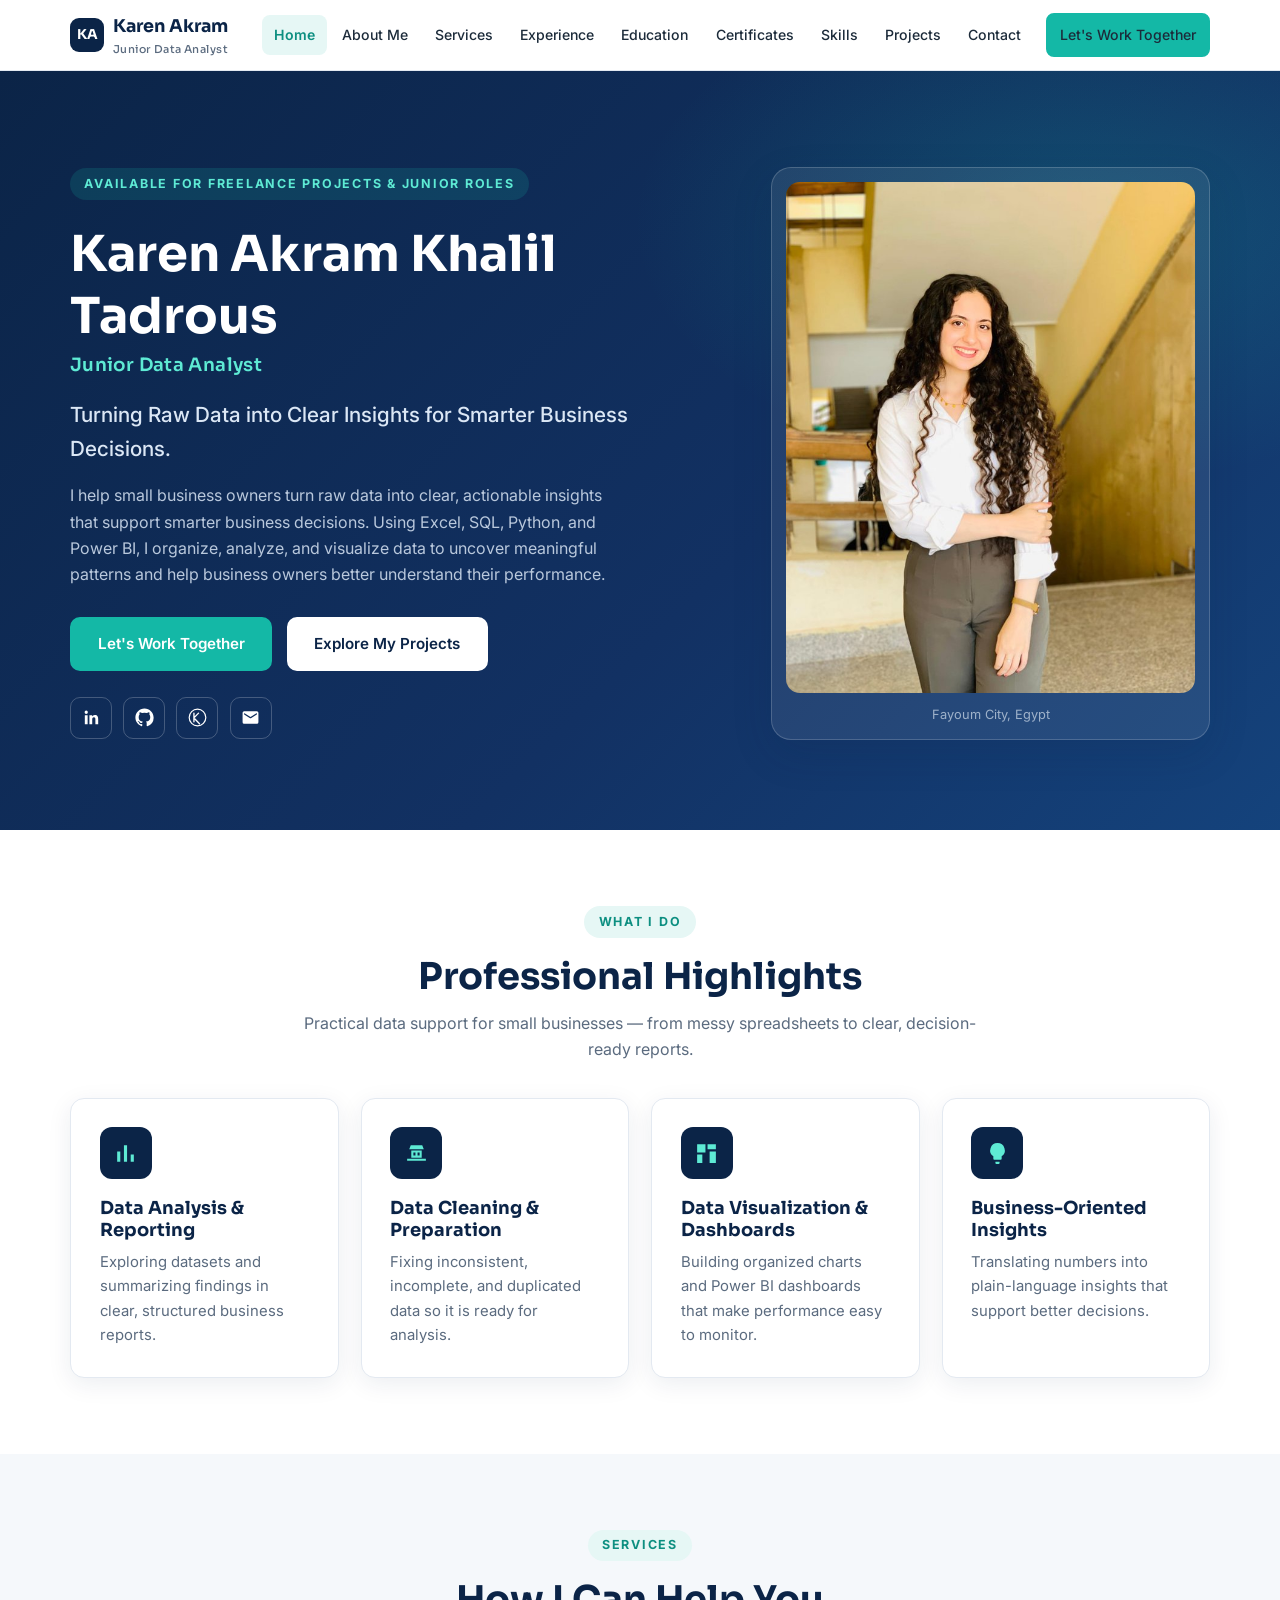
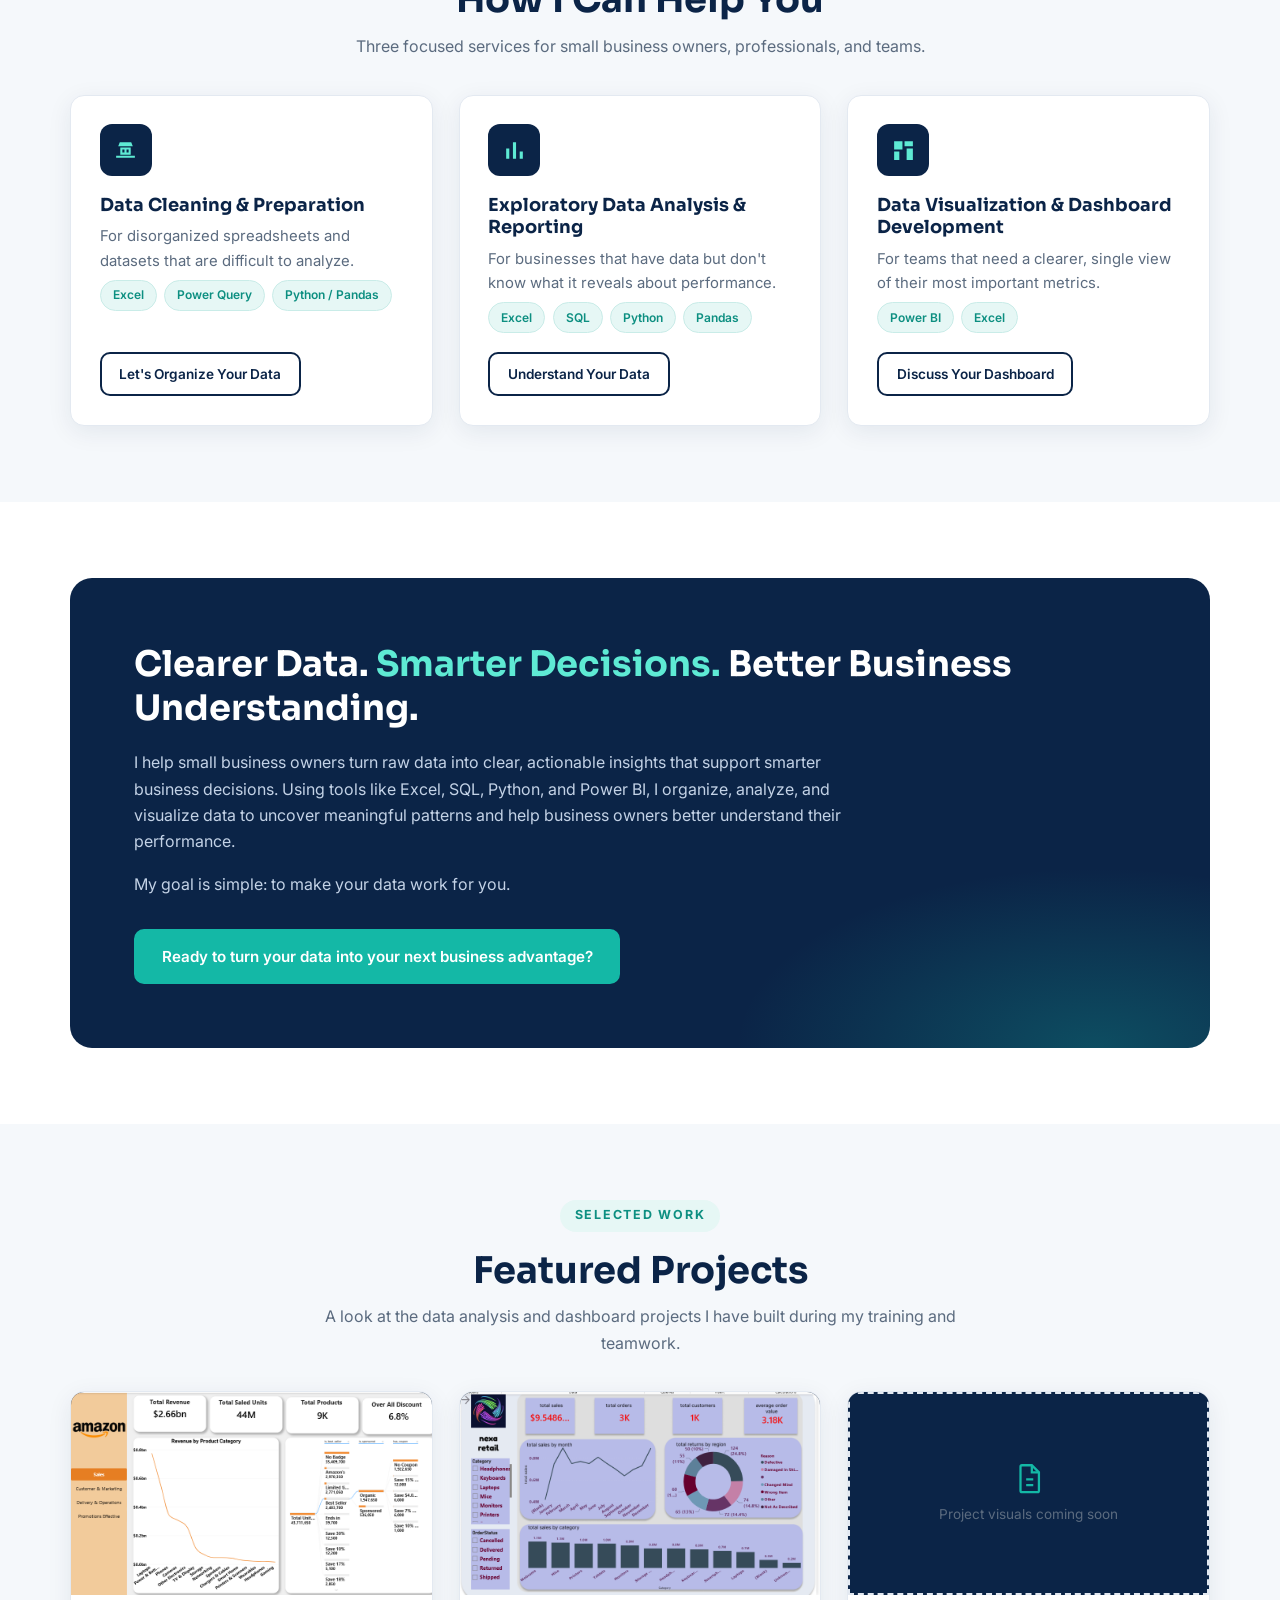
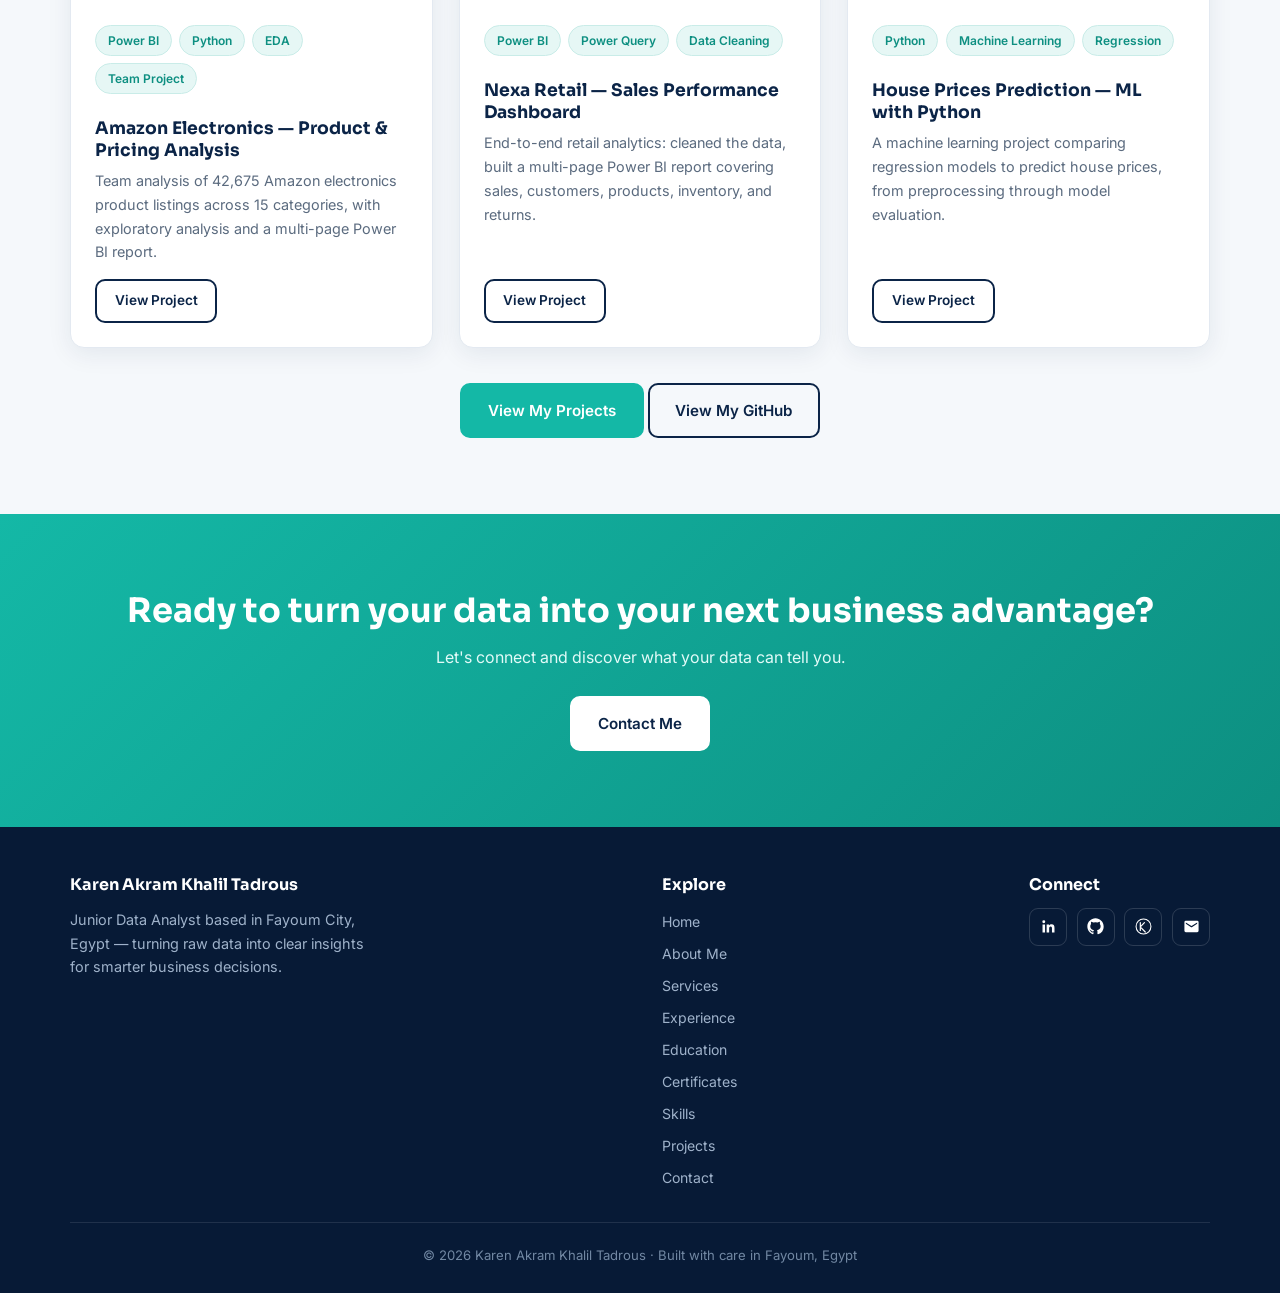
<file: index.html>
<!DOCTYPE html>
<html lang="en">
<head>
<meta charset="UTF-8">
<meta name="viewport" content="width=device-width, initial-scale=1.0">
<title>Karen Akram | Junior Data Analyst — Turning Raw Data into Clear Insights</title>
<meta name="description" content="Portfolio of Karen Akram Khalil Tadrous, a Junior Data Analyst from Fayoum, Egypt. Data cleaning, exploratory analysis, reporting, and Power BI dashboards for small businesses.">
<link rel="icon" href="data:image/svg+xml,%3Csvg xmlns='http://www.w3.org/2000/svg' viewBox='0 0 32 32'%3E%3Crect width='32' height='32' rx='8' fill='%230b2447'/%3E%3Ctext x='16' y='22' font-family='Arial' font-size='14' font-weight='bold' fill='%2314b8a6' text-anchor='middle'%3EKA%3C/text%3E%3C/svg%3E">
<link rel="preconnect" href="https://fonts.googleapis.com">
<link rel="preconnect" href="https://fonts.gstatic.com" crossorigin>
<link href="https://fonts.googleapis.com/css2?family=Inter:wght@400;500;600;700&family=Sora:wght@500;600;700&display=swap" rel="stylesheet">
<link rel="stylesheet" href="assets/css/style.css">
</head>
<body>
<header class="site-header">
  <div class="container nav-wrap">
    <a class="brand" href="index.html"><span class="brand-mark">KA</span><span>Karen Akram<small>Junior Data Analyst</small></span></a>
    <button class="menu-toggle" aria-label="Toggle navigation" aria-expanded="false"><span></span><span></span><span></span></button>
    <ul class="main-nav"><li><a href="index.html" class="active">Home</a></li><li><a href="about.html">About Me</a></li><li><a href="services.html">Services</a></li><li><a href="experience.html">Experience</a></li><li><a href="education.html">Education</a></li><li><a href="certificates.html">Certificates</a></li><li><a href="skills.html">Skills</a></li><li><a href="projects.html">Projects</a></li><li><a href="contact.html">Contact</a></li><li class="nav-cta"><a class="btn btn-primary btn-sm" href="contact.html">Let's Work Together</a></li></ul>
  </div>
</header>
<main>

<section class="hero">
  <div class="container hero-grid">
    <div>
      <span class="eyebrow">Available for freelance projects &amp; junior roles</span>
      <h1>Karen Akram Khalil Tadrous</h1>
      <div class="role">Junior Data Analyst</div>
      <p class="headline">Turning Raw Data into Clear Insights for Smarter Business Decisions.</p>
      <p class="intro">I help small business owners turn raw data into clear, actionable insights that support smarter business decisions. Using Excel, SQL, Python, and Power BI, I organize, analyze, and visualize data to uncover meaningful patterns and help business owners better understand their performance.</p>
      <div class="hero-actions">
        <a class="btn btn-primary" href="contact.html">Let's Work Together</a>
        <a class="btn btn-light" href="projects.html">Explore My Projects</a>
      </div>
      <ul class="hero-social">
  <li><a href="https://www.linkedin.com/in/karen-akram-ab1897384" target="_blank" rel="noopener" aria-label="Connect on LinkedIn"><svg viewBox="0 0 24 24" aria-hidden="true"><path d="M20.45 20.45h-3.55v-5.57c0-1.33-.03-3.04-1.85-3.04-1.85 0-2.14 1.45-2.14 2.94v5.67H9.36V9h3.41v1.56h.05c.47-.9 1.63-1.85 3.36-1.85 3.6 0 4.27 2.37 4.27 5.46v6.28zM5.34 7.43a2.06 2.06 0 1 1 0-4.12 2.06 2.06 0 0 1 0 4.12zM7.12 20.45H3.56V9h3.56v11.45z"/></svg></a></li>
  <li><a href="https://github.com/karenakram" target="_blank" rel="noopener" aria-label="View my GitHub"><svg viewBox="0 0 24 24" aria-hidden="true"><path d="M12 .5C5.65.5.5 5.65.5 12c0 5.08 3.29 9.39 7.86 10.91.58.11.79-.25.79-.56 0-.27-.01-1.17-.02-2.12-3.2.7-3.88-1.36-3.88-1.36-.52-1.33-1.28-1.68-1.28-1.68-1.04-.71.08-.7.08-.7 1.15.08 1.76 1.18 1.76 1.18 1.03 1.76 2.69 1.25 3.35.96.1-.75.4-1.25.72-1.54-2.55-.29-5.24-1.28-5.24-5.68 0-1.26.45-2.28 1.18-3.09-.12-.29-.51-1.46.11-3.05 0 0 .96-.31 3.15 1.18a10.9 10.9 0 0 1 5.74 0c2.19-1.49 3.15-1.18 3.15-1.18.62 1.59.23 2.76.11 3.05.74.81 1.18 1.83 1.18 3.09 0 4.41-2.69 5.38-5.25 5.67.41.35.77 1.05.77 2.12 0 1.53-.01 2.76-.01 3.14 0 .31.21.67.8.56A10.52 10.52 0 0 0 23.5 12C23.5 5.65 18.35.5 12 .5z"/></svg></a></li>
  <li><a href="https://www.kaggle.com/karenakramkhalil" target="_blank" rel="noopener" aria-label="Find me on Kaggle"><svg viewBox="0 0 24 24" aria-hidden="true"><circle cx="12" cy="12" r="10.5" fill="none" stroke="#fff" stroke-width="1.5"/><path d="M7.5 6.5v11M7.5 12.5l5.8-6M8.8 14l5.7 5.8" fill="none" stroke="#fff" stroke-width="1.7" stroke-linecap="round"/></svg></a></li>
  <li><a href="mailto:karenakram92@gmail.com" aria-label="Email me"><svg viewBox="0 0 24 24" aria-hidden="true"><path d="M20 4H4a2 2 0 0 0-2 2v12a2 2 0 0 0 2 2h16a2 2 0 0 0 2-2V6a2 2 0 0 0-2-2zm0 4.24-7.44 4.65a1 1 0 0 1-1.12 0L4 8.24V6.4l8 5 8-5v1.84z"/></svg></a></li>
</ul>
    </div>
    <div class="photo-frame">
      <img src="profile.jpg" alt="Professional portrait of Karen Akram, Junior Data Analyst">
      <div class="photo-caption">Fayoum City, Egypt</div>
    </div>
  </div>
</section>

<section>
  <div class="container">
    <div class="center reveal"><span class="eyebrow">What I Do</span>
      <h2 class="section-title">Professional Highlights</h2>
      <p class="section-lead">Practical data support for small businesses — from messy spreadsheets to clear, decision-ready reports.</p>
    </div>
    <div class="grid-4">
      <div class="card reveal"><div class="icon-badge"><svg viewBox="0 0 24 24" aria-hidden="true"><path d="M4 20V10h3v10H4zm6.5 0V4h3v16h-3zM17 20v-7h3v7h-3z"/></svg></div><h3>Data Analysis &amp; Reporting</h3><p>Exploring datasets and summarizing findings in clear, structured business reports.</p></div>
      <div class="card reveal"><div class="icon-badge"><svg viewBox="0 0 24 24" aria-hidden="true"><path d="M3 17h18v2H3v-2zM5 8l1.5-4h11L19 8H5zm2 1h10v7H7V9zm2 2v3h2v-3H9zm4 0v3h2v-3h-2z"/></svg></div><h3>Data Cleaning &amp; Preparation</h3><p>Fixing inconsistent, incomplete, and duplicated data so it is ready for analysis.</p></div>
      <div class="card reveal"><div class="icon-badge"><svg viewBox="0 0 24 24" aria-hidden="true"><path d="M3 3h8v8H3V3zm10 0h8v5h-8V3zM3 13h5v8H3v-8zm12-3h6v11h-6V10z"/></svg></div><h3>Data Visualization &amp; Dashboards</h3><p>Building organized charts and Power BI dashboards that make performance easy to monitor.</p></div>
      <div class="card reveal"><div class="icon-badge"><svg viewBox="0 0 24 24" aria-hidden="true"><path d="M12 2a7 7 0 0 0-4 12.74V17a1 1 0 0 0 1 1h6a1 1 0 0 0 1-1v-2.26A7 7 0 0 0 12 2zm-2 19a1 1 0 0 0 1 1h2a1 1 0 0 0 1-1v-1h-4v1z"/></svg></div><h3>Business-Oriented Insights</h3><p>Translating numbers into plain-language insights that support better decisions.</p></div>
    </div>
  </div>
</section>

<section class="section-alt">
  <div class="container">
    <div class="center reveal"><span class="eyebrow">Services</span>
      <h2 class="section-title">How I Can Help You</h2>
      <p class="section-lead">Three focused services for small business owners, professionals, and teams.</p>
    </div>
    <div class="grid-3">
      <div class="card service-card reveal">
        <div class="icon-badge"><svg viewBox="0 0 24 24" aria-hidden="true"><path d="M3 17h18v2H3v-2zM5 8l1.5-4h11L19 8H5zm2 1h10v7H7V9zm2 2v3h2v-3H9zm4 0v3h2v-3h-2z"/></svg></div><h3>Data Cleaning &amp; Preparation</h3>
        <p>For disorganized spreadsheets and datasets that are difficult to analyze.</p>
        <div class="tag-row"><span class="tag">Excel</span><span class="tag">Power Query</span><span class="tag">Python / Pandas</span></div>
        <a class="btn btn-outline btn-sm" href="services.html#cleaning">Let's Organize Your Data</a>
      </div>
      <div class="card service-card reveal">
        <div class="icon-badge"><svg viewBox="0 0 24 24" aria-hidden="true"><path d="M4 20V10h3v10H4zm6.5 0V4h3v16h-3zM17 20v-7h3v7h-3z"/></svg></div><h3>Exploratory Data Analysis &amp; Reporting</h3>
        <p>For businesses that have data but don't know what it reveals about performance.</p>
        <div class="tag-row"><span class="tag">Excel</span><span class="tag">SQL</span><span class="tag">Python</span><span class="tag">Pandas</span></div>
        <a class="btn btn-outline btn-sm" href="services.html#eda">Understand Your Data</a>
      </div>
      <div class="card service-card reveal">
        <div class="icon-badge"><svg viewBox="0 0 24 24" aria-hidden="true"><path d="M3 3h8v8H3V3zm10 0h8v5h-8V3zM3 13h5v8H3v-8zm12-3h6v11h-6V10z"/></svg></div><h3>Data Visualization &amp; Dashboard Development</h3>
        <p>For teams that need a clearer, single view of their most important metrics.</p>
        <div class="tag-row"><span class="tag">Power BI</span><span class="tag">Excel</span></div>
        <a class="btn btn-outline btn-sm" href="services.html#dashboards">Discuss Your Dashboard</a>
      </div>
    </div>
  </div>
</section>

<section>
  <div class="container">
    <div class="usp reveal">
      <h2>Clearer Data. <em>Smarter Decisions.</em> Better Business Understanding.</h2>
      <p>I help small business owners turn raw data into clear, actionable insights that support smarter business decisions. Using tools like Excel, SQL, Python, and Power BI, I organize, analyze, and visualize data to uncover meaningful patterns and help business owners better understand their performance.</p>
      <p>My goal is simple: to make your data work for you.</p>
      <a class="btn btn-primary" href="contact.html">Ready to turn your data into your next business advantage?</a>
    </div>
  </div>
</section>

<section class="section-alt">
  <div class="container">
    <div class="center reveal"><span class="eyebrow">Selected Work</span>
      <h2 class="section-title">Featured Projects</h2>
      <p class="section-lead">A look at the data analysis and dashboard projects I have built during my training and teamwork.</p>
    </div>
    <div class="grid-3">
      <article class="card project-card reveal">
        <div class="thumb"><img src="amazon-sales.png" alt="Power BI sales dashboard for Amazon electronics analysis showing revenue KPIs" loading="lazy"></div>
        <div class="project-body">
          <div class="tag-row"><span class="tag">Power BI</span><span class="tag">Python</span><span class="tag">EDA</span><span class="tag">Team Project</span></div>
          <h3>Amazon Electronics — Product &amp; Pricing Analysis</h3>
          <p>Team analysis of 42,675 Amazon electronics product listings across 15 categories, with exploratory analysis and a multi-page Power BI report.</p>
          <a class="btn btn-outline btn-sm" href="projects/amazon-electronics.html">View Project</a>
        </div>
      </article>
      <article class="card project-card reveal">
        <div class="thumb"><img src="nexa-dashboard.png" alt="Nexa Retail Power BI dashboard showing sales, orders, customers and returns KPIs" loading="lazy"></div>
        <div class="project-body">
          <div class="tag-row"><span class="tag">Power BI</span><span class="tag">Power Query</span><span class="tag">Data Cleaning</span></div>
          <h3>Nexa Retail — Sales Performance Dashboard</h3>
          <p>End-to-end retail analytics: cleaned the data, built a multi-page Power BI report covering sales, customers, products, inventory, and returns.</p>
          <a class="btn btn-outline btn-sm" href="projects/nexa-retail.html">View Project</a>
        </div>
      </article>
      <article class="card project-card reveal">
        <div class="thumb cert-empty" style="border-radius:0"><svg viewBox="0 0 24 24" aria-hidden="true" fill="none" stroke="#5b6b7f" stroke-width="1.6"><path d="M7 3h7l5 5v13a1 1 0 0 1-1 1H7a1 1 0 0 1-1-1V4a1 1 0 0 1 1-1z"/><path d="M14 3v5h5M10 13h5M10 17h5"/></svg><span>Project visuals coming soon</span></div>
        <div class="project-body">
          <div class="tag-row"><span class="tag">Python</span><span class="tag">Machine Learning</span><span class="tag">Regression</span></div>
          <h3>House Prices Prediction — ML with Python</h3>
          <p>A machine learning project comparing regression models to predict house prices, from preprocessing through model evaluation.</p>
          <a class="btn btn-outline btn-sm" href="projects/house-prices.html">View Project</a>
        </div>
      </article>
    </div>
    <div class="center" style="margin-top:2.2rem"><a class="btn btn-primary" href="projects.html">View My Projects</a> <a class="btn btn-outline" href="https://github.com/karenakram" target="_blank" rel="noopener">View My GitHub</a></div>
  </div>
</section>

<section class="cta-band">
  <div class="container reveal">
    <h2>Ready to turn your data into your next business advantage?</h2>
    <p>Let's connect and discover what your data can tell you.</p>
    <a class="btn btn-light" href="contact.html">Contact Me</a>
  </div>
</section>
</main>
<footer class="site-footer">
  <div class="container">
    <div class="footer-grid">
      <div>
        <h4>Karen Akram Khalil Tadrous</h4>
        <p style="font-size:.9rem;max-width:300px">Junior Data Analyst based in Fayoum City, Egypt — turning raw data into clear insights for smarter business decisions.</p>
      </div>
      <div><h4>Explore</h4><ul class="footer-nav"><li><a href="index.html">Home</a></li><li><a href="about.html">About Me</a></li><li><a href="services.html">Services</a></li><li><a href="experience.html">Experience</a></li><li><a href="education.html">Education</a></li><li><a href="certificates.html">Certificates</a></li><li><a href="skills.html">Skills</a></li><li><a href="projects.html">Projects</a></li><li><a href="contact.html">Contact</a></li></ul></div>
      <div>
        <h4>Connect</h4>
        <ul class="footer-social">
          <li><a href="https://www.linkedin.com/in/karen-akram-ab1897384" target="_blank" rel="noopener" aria-label="LinkedIn"><svg viewBox="0 0 24 24" aria-hidden="true"><path d="M20.45 20.45h-3.55v-5.57c0-1.33-.03-3.04-1.85-3.04-1.85 0-2.14 1.45-2.14 2.94v5.67H9.36V9h3.41v1.56h.05c.47-.9 1.63-1.85 3.36-1.85 3.6 0 4.27 2.37 4.27 5.46v6.28zM5.34 7.43a2.06 2.06 0 1 1 0-4.12 2.06 2.06 0 0 1 0 4.12zM7.12 20.45H3.56V9h3.56v11.45z"/></svg></a></li>
          <li><a href="https://github.com/karenakram" target="_blank" rel="noopener" aria-label="GitHub"><svg viewBox="0 0 24 24" aria-hidden="true"><path d="M12 .5C5.65.5.5 5.65.5 12c0 5.08 3.29 9.39 7.86 10.91.58.11.79-.25.79-.56 0-.27-.01-1.17-.02-2.12-3.2.7-3.88-1.36-3.88-1.36-.52-1.33-1.28-1.68-1.28-1.68-1.04-.71.08-.7.08-.7 1.15.08 1.76 1.18 1.76 1.18 1.03 1.76 2.69 1.25 3.35.96.1-.75.4-1.25.72-1.54-2.55-.29-5.24-1.28-5.24-5.68 0-1.26.45-2.28 1.18-3.09-.12-.29-.51-1.46.11-3.05 0 0 .96-.31 3.15 1.18a10.9 10.9 0 0 1 5.74 0c2.19-1.49 3.15-1.18 3.15-1.18.62 1.59.23 2.76.11 3.05.74.81 1.18 1.83 1.18 3.09 0 4.41-2.69 5.38-5.25 5.67.41.35.77 1.05.77 2.12 0 1.53-.01 2.76-.01 3.14 0 .31.21.67.8.56A10.52 10.52 0 0 0 23.5 12C23.5 5.65 18.35.5 12 .5z"/></svg></a></li>
          <li><a href="https://www.kaggle.com/karenakramkhalil" target="_blank" rel="noopener" aria-label="Kaggle"><svg viewBox="0 0 24 24" aria-hidden="true"><circle cx="12" cy="12" r="10.5" fill="none" stroke="#fff" stroke-width="1.5"/><path d="M7.5 6.5v11M7.5 12.5l5.8-6M8.8 14l5.7 5.8" fill="none" stroke="#fff" stroke-width="1.7" stroke-linecap="round"/></svg></a></li>
          <li><a href="mailto:karenakram92@gmail.com" aria-label="Email"><svg viewBox="0 0 24 24" aria-hidden="true"><path d="M20 4H4a2 2 0 0 0-2 2v12a2 2 0 0 0 2 2h16a2 2 0 0 0 2-2V6a2 2 0 0 0-2-2zm0 4.24-7.44 4.65a1 1 0 0 1-1.12 0L4 8.24V6.4l8 5 8-5v1.84z"/></svg></a></li>
        </ul>
      </div>
    </div>
    <div class="footer-bottom">&copy; <span data-year>2026</span> Karen Akram Khalil Tadrous &middot; Built with care in Fayoum, Egypt</div>
  </div>
</footer>
<script src="assets/js/main.js"></script>
</body>
</html>
</file>
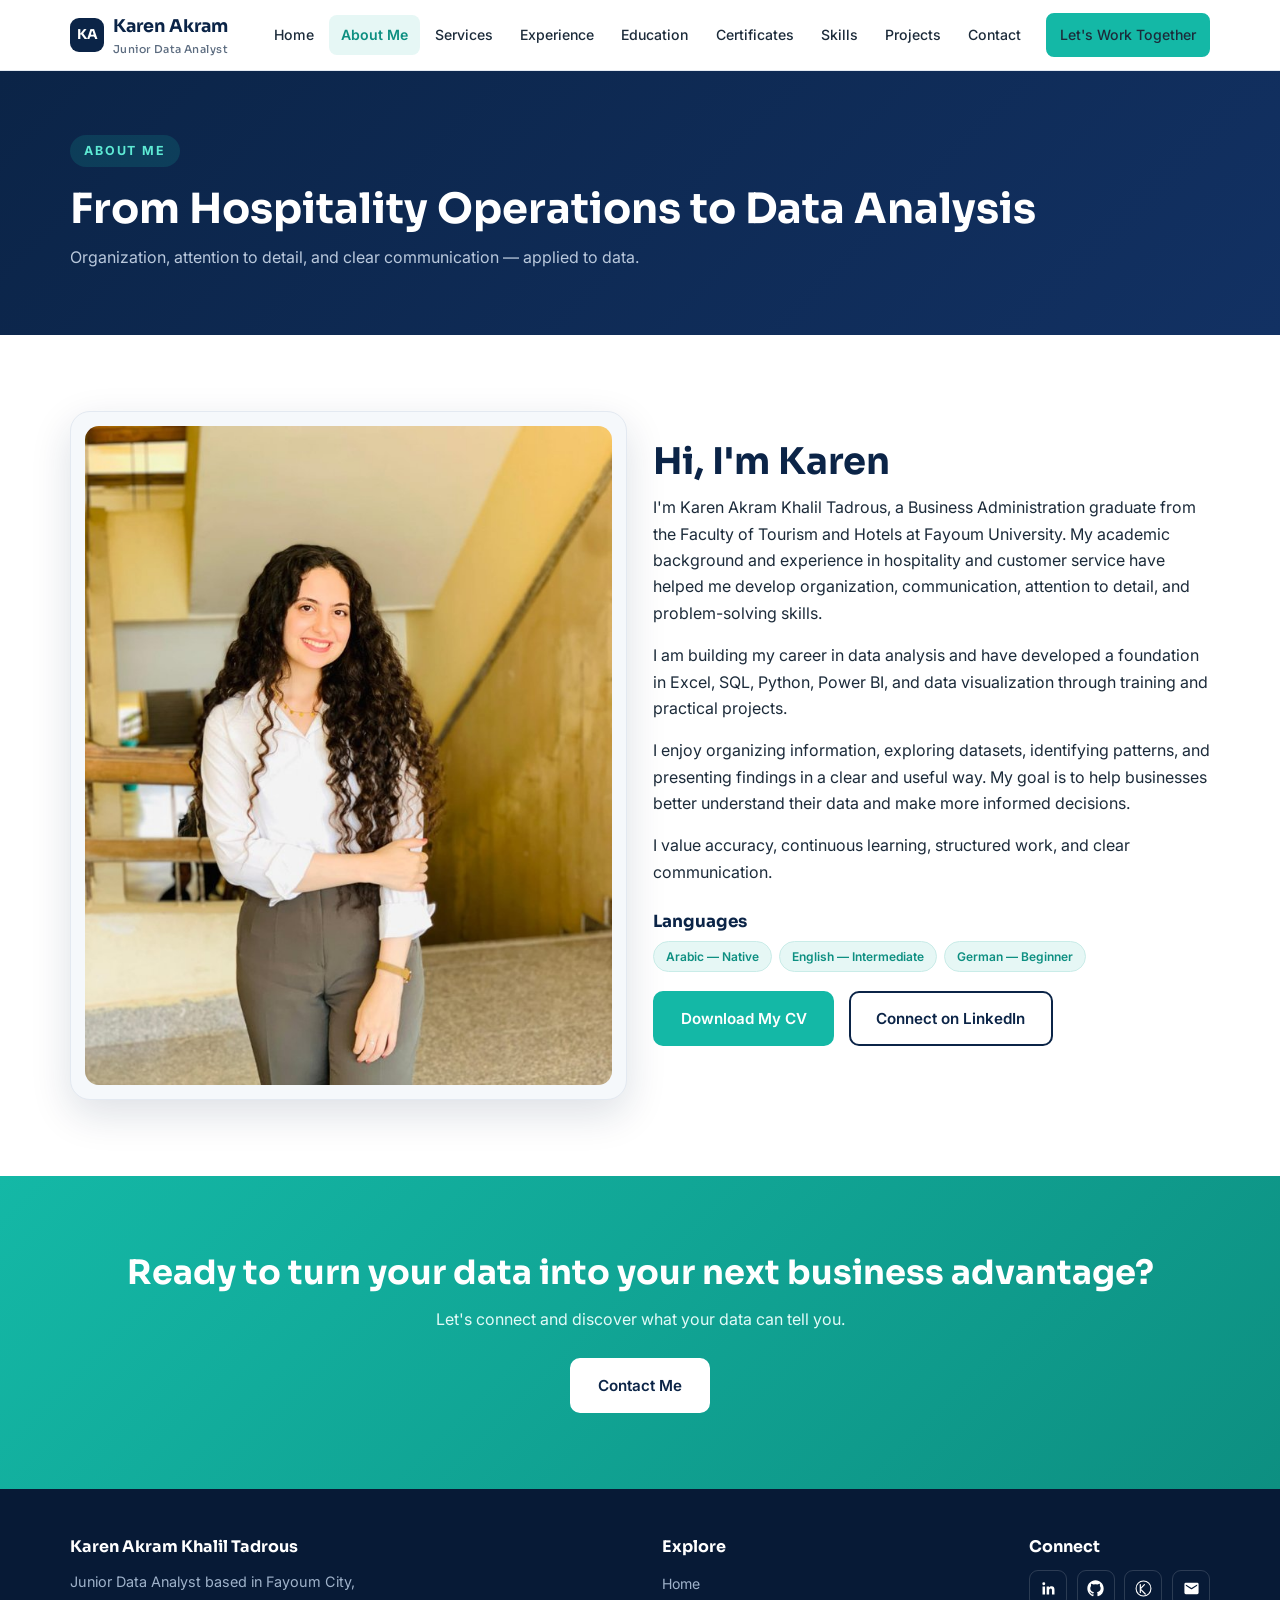
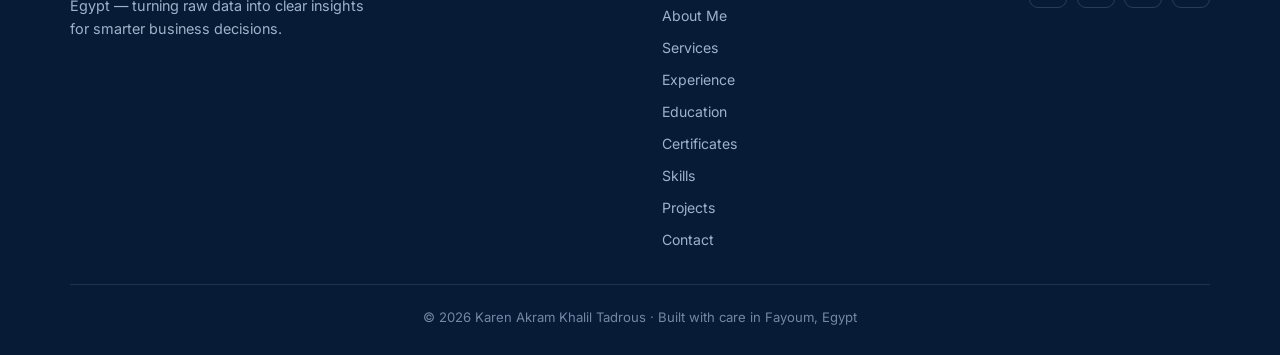
<file: about.html>
<!DOCTYPE html>
<html lang="en">
<head>
<meta charset="UTF-8">
<meta name="viewport" content="width=device-width, initial-scale=1.0">
<title>About Me | Karen Akram — Junior Data Analyst</title>
<meta name="description" content="Learn about Karen Akram Khalil Tadrous: Business Administration graduate, hospitality professional, and aspiring Junior Data Analyst based in Fayoum, Egypt.">
<link rel="icon" href="data:image/svg+xml,%3Csvg xmlns='http://www.w3.org/2000/svg' viewBox='0 0 32 32'%3E%3Crect width='32' height='32' rx='8' fill='%230b2447'/%3E%3Ctext x='16' y='22' font-family='Arial' font-size='14' font-weight='bold' fill='%2314b8a6' text-anchor='middle'%3EKA%3C/text%3E%3C/svg%3E">
<link rel="preconnect" href="https://fonts.googleapis.com">
<link rel="preconnect" href="https://fonts.gstatic.com" crossorigin>
<link href="https://fonts.googleapis.com/css2?family=Inter:wght@400;500;600;700&family=Sora:wght@500;600;700&display=swap" rel="stylesheet">
<link rel="stylesheet" href="assets/css/style.css">
</head>
<body>
<header class="site-header">
  <div class="container nav-wrap">
    <a class="brand" href="index.html"><span class="brand-mark">KA</span><span>Karen Akram<small>Junior Data Analyst</small></span></a>
    <button class="menu-toggle" aria-label="Toggle navigation" aria-expanded="false"><span></span><span></span><span></span></button>
    <ul class="main-nav"><li><a href="index.html">Home</a></li><li><a href="about.html" class="active">About Me</a></li><li><a href="services.html">Services</a></li><li><a href="experience.html">Experience</a></li><li><a href="education.html">Education</a></li><li><a href="certificates.html">Certificates</a></li><li><a href="skills.html">Skills</a></li><li><a href="projects.html">Projects</a></li><li><a href="contact.html">Contact</a></li><li class="nav-cta"><a class="btn btn-primary btn-sm" href="contact.html">Let's Work Together</a></li></ul>
  </div>
</header>
<main>

<section class="page-hero"><div class="container reveal">
  <span class="eyebrow">About Me</span>
  <h1>From Hospitality Operations to Data Analysis</h1>
  <p>Organization, attention to detail, and clear communication — applied to data.</p>
</div></section>
<section><div class="container grid-2" style="align-items:center">
  <div class="photo-frame reveal" style="background:var(--bg-alt);border-color:var(--line)">
    <img src="profile.jpg" alt="Portrait of Karen Akram Khalil Tadrous">
  </div>
  <div class="reveal">
    <h2 class="section-title">Hi, I'm Karen</h2>
    <p style="margin-bottom:1rem">I'm Karen Akram Khalil Tadrous, a Business Administration graduate from the Faculty of Tourism and Hotels at Fayoum University. My academic background and experience in hospitality and customer service have helped me develop organization, communication, attention to detail, and problem-solving skills.</p>
    <p style="margin-bottom:1rem">I am building my career in data analysis and have developed a foundation in Excel, SQL, Python, Power BI, and data visualization through training and practical projects.</p>
    <p style="margin-bottom:1rem">I enjoy organizing information, exploring datasets, identifying patterns, and presenting findings in a clear and useful way. My goal is to help businesses better understand their data and make more informed decisions.</p>
    <p style="margin-bottom:1.6rem">I value accuracy, continuous learning, structured work, and clear communication.</p>
    <h3 style="font-size:1.05rem;margin-bottom:.6rem">Languages</h3>
    <div class="tag-row"><span class="tag">Arabic — Native</span><span class="tag">English — Intermediate</span><span class="tag">German — Beginner</span></div>
    <div class="hero-actions" style="margin-top:1rem">
      <a class="btn btn-primary" href="Karen_Akram_CV.pdf" target="_blank" rel="noopener">Download My CV</a>
      <a class="btn btn-outline" href="https://www.linkedin.com/in/karen-akram-ab1897384" target="_blank" rel="noopener">Connect on LinkedIn</a>
    </div>
  </div>
</div></section>

<section class="cta-band">
  <div class="container reveal">
    <h2>Ready to turn your data into your next business advantage?</h2>
    <p>Let's connect and discover what your data can tell you.</p>
    <a class="btn btn-light" href="contact.html">Contact Me</a>
  </div>
</section>
</main>
<footer class="site-footer">
  <div class="container">
    <div class="footer-grid">
      <div>
        <h4>Karen Akram Khalil Tadrous</h4>
        <p style="font-size:.9rem;max-width:300px">Junior Data Analyst based in Fayoum City, Egypt — turning raw data into clear insights for smarter business decisions.</p>
      </div>
      <div><h4>Explore</h4><ul class="footer-nav"><li><a href="index.html">Home</a></li><li><a href="about.html">About Me</a></li><li><a href="services.html">Services</a></li><li><a href="experience.html">Experience</a></li><li><a href="education.html">Education</a></li><li><a href="certificates.html">Certificates</a></li><li><a href="skills.html">Skills</a></li><li><a href="projects.html">Projects</a></li><li><a href="contact.html">Contact</a></li></ul></div>
      <div>
        <h4>Connect</h4>
        <ul class="footer-social">
          <li><a href="https://www.linkedin.com/in/karen-akram-ab1897384" target="_blank" rel="noopener" aria-label="LinkedIn"><svg viewBox="0 0 24 24" aria-hidden="true"><path d="M20.45 20.45h-3.55v-5.57c0-1.33-.03-3.04-1.85-3.04-1.85 0-2.14 1.45-2.14 2.94v5.67H9.36V9h3.41v1.56h.05c.47-.9 1.63-1.85 3.36-1.85 3.6 0 4.27 2.37 4.27 5.46v6.28zM5.34 7.43a2.06 2.06 0 1 1 0-4.12 2.06 2.06 0 0 1 0 4.12zM7.12 20.45H3.56V9h3.56v11.45z"/></svg></a></li>
          <li><a href="https://github.com/karenakram" target="_blank" rel="noopener" aria-label="GitHub"><svg viewBox="0 0 24 24" aria-hidden="true"><path d="M12 .5C5.65.5.5 5.65.5 12c0 5.08 3.29 9.39 7.86 10.91.58.11.79-.25.79-.56 0-.27-.01-1.17-.02-2.12-3.2.7-3.88-1.36-3.88-1.36-.52-1.33-1.28-1.68-1.28-1.68-1.04-.71.08-.7.08-.7 1.15.08 1.76 1.18 1.76 1.18 1.03 1.76 2.69 1.25 3.35.96.1-.75.4-1.25.72-1.54-2.55-.29-5.24-1.28-5.24-5.68 0-1.26.45-2.28 1.18-3.09-.12-.29-.51-1.46.11-3.05 0 0 .96-.31 3.15 1.18a10.9 10.9 0 0 1 5.74 0c2.19-1.49 3.15-1.18 3.15-1.18.62 1.59.23 2.76.11 3.05.74.81 1.18 1.83 1.18 3.09 0 4.41-2.69 5.38-5.25 5.67.41.35.77 1.05.77 2.12 0 1.53-.01 2.76-.01 3.14 0 .31.21.67.8.56A10.52 10.52 0 0 0 23.5 12C23.5 5.65 18.35.5 12 .5z"/></svg></a></li>
          <li><a href="https://www.kaggle.com/karenakramkhalil" target="_blank" rel="noopener" aria-label="Kaggle"><svg viewBox="0 0 24 24" aria-hidden="true"><circle cx="12" cy="12" r="10.5" fill="none" stroke="#fff" stroke-width="1.5"/><path d="M7.5 6.5v11M7.5 12.5l5.8-6M8.8 14l5.7 5.8" fill="none" stroke="#fff" stroke-width="1.7" stroke-linecap="round"/></svg></a></li>
          <li><a href="mailto:karenakram92@gmail.com" aria-label="Email"><svg viewBox="0 0 24 24" aria-hidden="true"><path d="M20 4H4a2 2 0 0 0-2 2v12a2 2 0 0 0 2 2h16a2 2 0 0 0 2-2V6a2 2 0 0 0-2-2zm0 4.24-7.44 4.65a1 1 0 0 1-1.12 0L4 8.24V6.4l8 5 8-5v1.84z"/></svg></a></li>
        </ul>
      </div>
    </div>
    <div class="footer-bottom">&copy; <span data-year>2026</span> Karen Akram Khalil Tadrous &middot; Built with care in Fayoum, Egypt</div>
  </div>
</footer>
<script src="assets/js/main.js"></script>
</body>
</html>
</file>
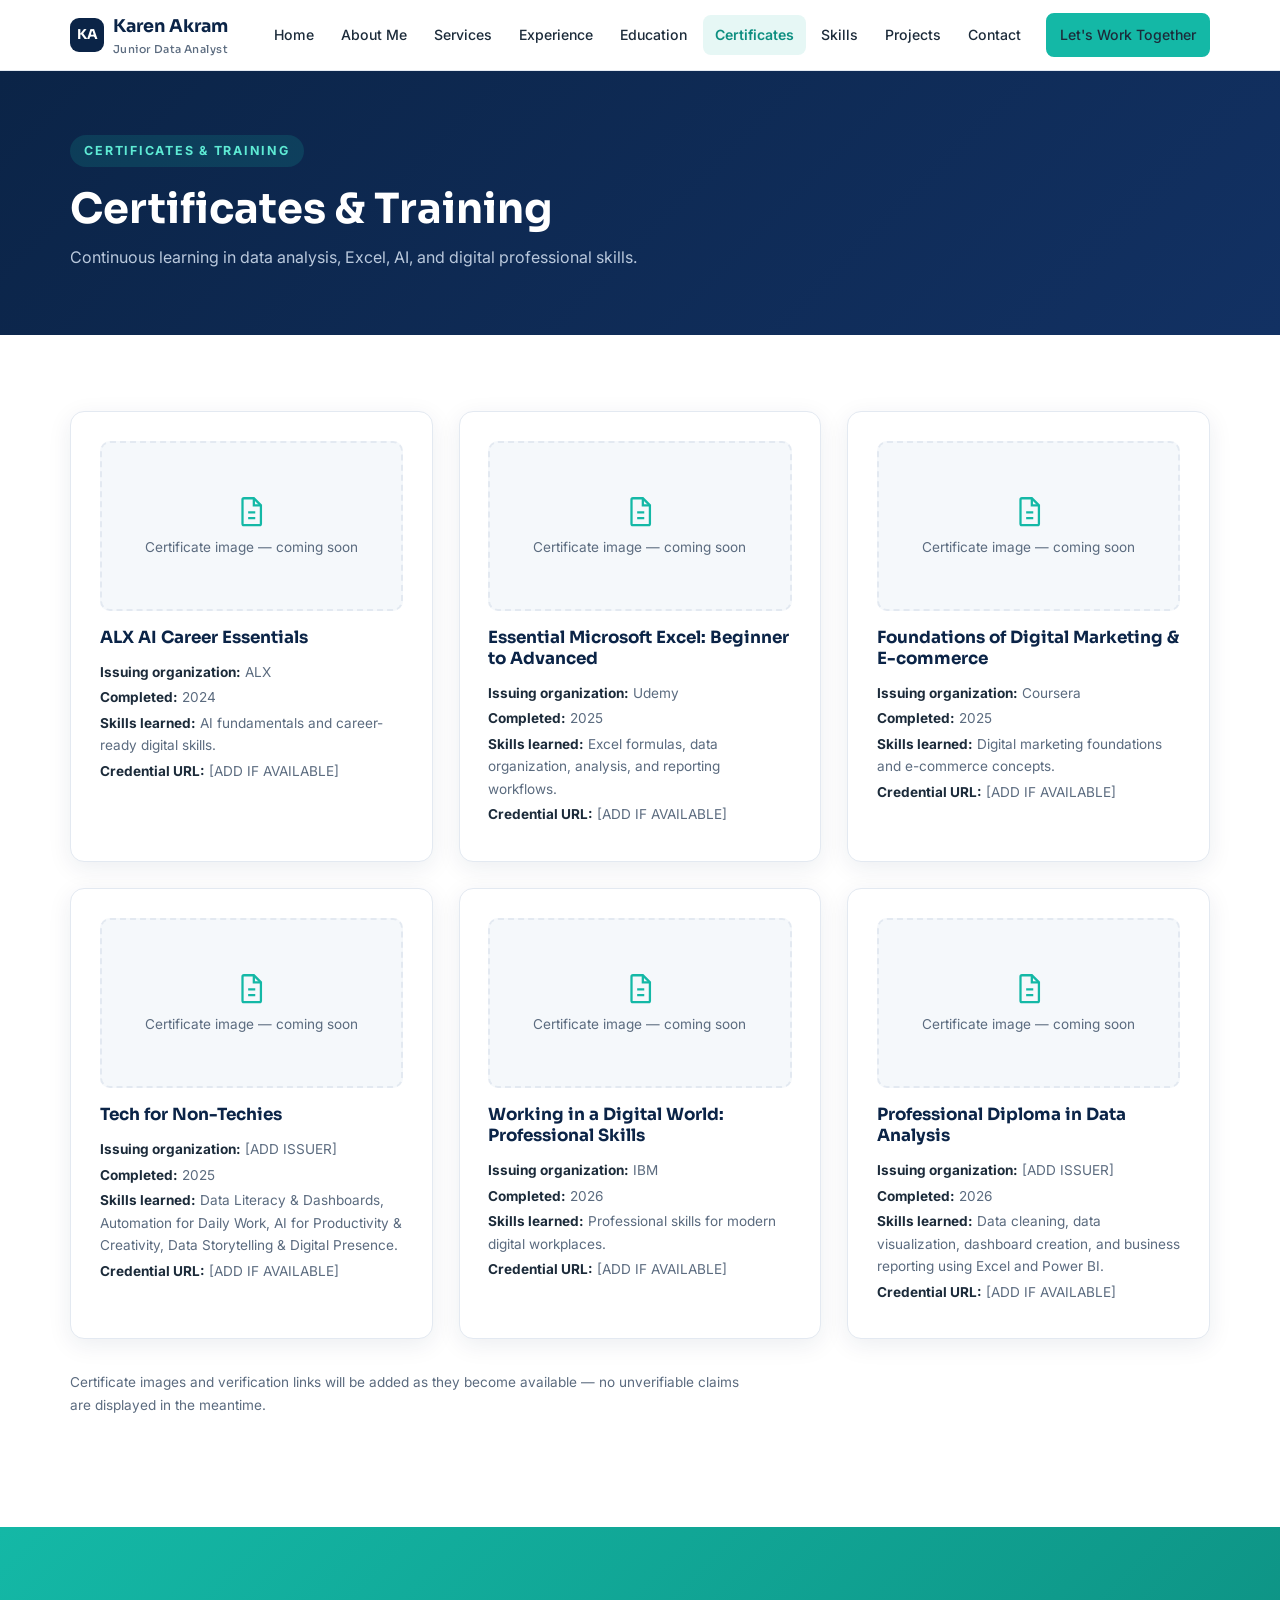
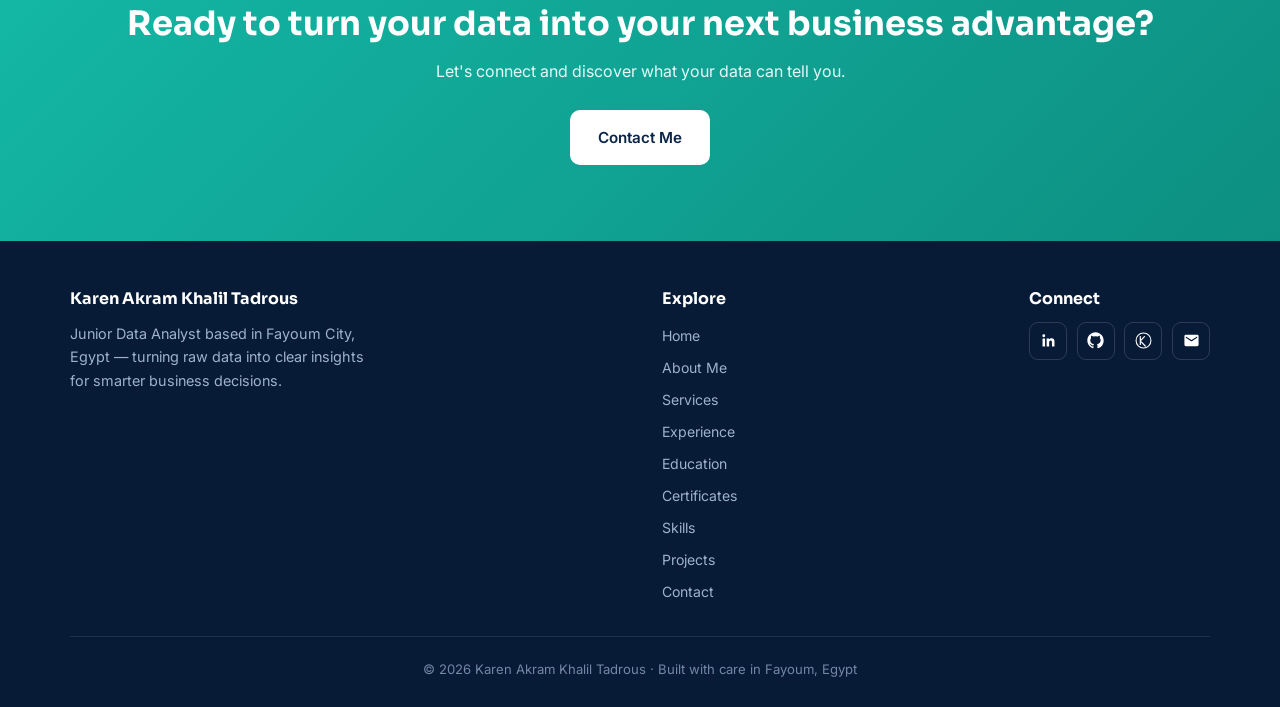
<file: certificates.html>
<!DOCTYPE html>
<html lang="en">
<head>
<meta charset="UTF-8">
<meta name="viewport" content="width=device-width, initial-scale=1.0">
<title>Certificates & Training | Karen Akram — Junior Data Analyst</title>
<meta name="description" content="ALX AI Career Essentials, Excel, Digital Marketing, IBM professional skills, and a Professional Diploma in Data Analysis.">
<link rel="icon" href="data:image/svg+xml,%3Csvg xmlns='http://www.w3.org/2000/svg' viewBox='0 0 32 32'%3E%3Crect width='32' height='32' rx='8' fill='%230b2447'/%3E%3Ctext x='16' y='22' font-family='Arial' font-size='14' font-weight='bold' fill='%2314b8a6' text-anchor='middle'%3EKA%3C/text%3E%3C/svg%3E">
<link rel="preconnect" href="https://fonts.googleapis.com">
<link rel="preconnect" href="https://fonts.gstatic.com" crossorigin>
<link href="https://fonts.googleapis.com/css2?family=Inter:wght@400;500;600;700&family=Sora:wght@500;600;700&display=swap" rel="stylesheet">
<link rel="stylesheet" href="assets/css/style.css">
</head>
<body>
<header class="site-header">
  <div class="container nav-wrap">
    <a class="brand" href="index.html"><span class="brand-mark">KA</span><span>Karen Akram<small>Junior Data Analyst</small></span></a>
    <button class="menu-toggle" aria-label="Toggle navigation" aria-expanded="false"><span></span><span></span><span></span></button>
    <ul class="main-nav"><li><a href="index.html">Home</a></li><li><a href="about.html">About Me</a></li><li><a href="services.html">Services</a></li><li><a href="experience.html">Experience</a></li><li><a href="education.html">Education</a></li><li><a href="certificates.html" class="active">Certificates</a></li><li><a href="skills.html">Skills</a></li><li><a href="projects.html">Projects</a></li><li><a href="contact.html">Contact</a></li><li class="nav-cta"><a class="btn btn-primary btn-sm" href="contact.html">Let's Work Together</a></li></ul>
  </div>
</header>
<main>

<section class="page-hero"><div class="container reveal">
  <span class="eyebrow">Certificates &amp; Training</span><h1>Certificates &amp; Training</h1>
  <p>Continuous learning in data analysis, Excel, AI, and digital professional skills.</p>
</div></section>
<section><div class="container">
  <div class="grid-3">
    <div class="card cert-card reveal">
      <div class="cert-empty"><svg viewBox="0 0 24 24" aria-hidden="true" fill="none" stroke="#5b6b7f" stroke-width="1.6"><path d="M7 3h7l5 5v13a1 1 0 0 1-1 1H7a1 1 0 0 1-1-1V4a1 1 0 0 1 1-1z"/><path d="M14 3v5h5M10 13h5M10 17h5"/></svg><span>Certificate image — coming soon</span></div>
      <h3 style="margin-top:1rem;font-size:1.05rem">ALX AI Career Essentials</h3>
      <div class="cert-meta"><span><strong>Issuing organization:</strong> ALX</span><span><strong>Completed:</strong> 2024</span><span><strong>Skills learned:</strong> AI fundamentals and career-ready digital skills.</span><span><strong>Credential URL:</strong> [ADD IF AVAILABLE]</span></div>
    </div>
    <div class="card cert-card reveal">
      <div class="cert-empty"><svg viewBox="0 0 24 24" aria-hidden="true" fill="none" stroke="#5b6b7f" stroke-width="1.6"><path d="M7 3h7l5 5v13a1 1 0 0 1-1 1H7a1 1 0 0 1-1-1V4a1 1 0 0 1 1-1z"/><path d="M14 3v5h5M10 13h5M10 17h5"/></svg><span>Certificate image — coming soon</span></div>
      <h3 style="margin-top:1rem;font-size:1.05rem">Essential Microsoft Excel: Beginner to Advanced</h3>
      <div class="cert-meta"><span><strong>Issuing organization:</strong> Udemy</span><span><strong>Completed:</strong> 2025</span><span><strong>Skills learned:</strong> Excel formulas, data organization, analysis, and reporting workflows.</span><span><strong>Credential URL:</strong> [ADD IF AVAILABLE]</span></div>
    </div>
    <div class="card cert-card reveal">
      <div class="cert-empty"><svg viewBox="0 0 24 24" aria-hidden="true" fill="none" stroke="#5b6b7f" stroke-width="1.6"><path d="M7 3h7l5 5v13a1 1 0 0 1-1 1H7a1 1 0 0 1-1-1V4a1 1 0 0 1 1-1z"/><path d="M14 3v5h5M10 13h5M10 17h5"/></svg><span>Certificate image — coming soon</span></div>
      <h3 style="margin-top:1rem;font-size:1.05rem">Foundations of Digital Marketing & E-commerce</h3>
      <div class="cert-meta"><span><strong>Issuing organization:</strong> Coursera</span><span><strong>Completed:</strong> 2025</span><span><strong>Skills learned:</strong> Digital marketing foundations and e-commerce concepts.</span><span><strong>Credential URL:</strong> [ADD IF AVAILABLE]</span></div>
    </div>
    <div class="card cert-card reveal">
      <div class="cert-empty"><svg viewBox="0 0 24 24" aria-hidden="true" fill="none" stroke="#5b6b7f" stroke-width="1.6"><path d="M7 3h7l5 5v13a1 1 0 0 1-1 1H7a1 1 0 0 1-1-1V4a1 1 0 0 1 1-1z"/><path d="M14 3v5h5M10 13h5M10 17h5"/></svg><span>Certificate image — coming soon</span></div>
      <h3 style="margin-top:1rem;font-size:1.05rem">Tech for Non-Techies</h3>
      <div class="cert-meta"><span><strong>Issuing organization:</strong> [ADD ISSUER]</span><span><strong>Completed:</strong> 2025</span><span><strong>Skills learned:</strong> Data Literacy & Dashboards, Automation for Daily Work, AI for Productivity & Creativity, Data Storytelling & Digital Presence.</span><span><strong>Credential URL:</strong> [ADD IF AVAILABLE]</span></div>
    </div>
    <div class="card cert-card reveal">
      <div class="cert-empty"><svg viewBox="0 0 24 24" aria-hidden="true" fill="none" stroke="#5b6b7f" stroke-width="1.6"><path d="M7 3h7l5 5v13a1 1 0 0 1-1 1H7a1 1 0 0 1-1-1V4a1 1 0 0 1 1-1z"/><path d="M14 3v5h5M10 13h5M10 17h5"/></svg><span>Certificate image — coming soon</span></div>
      <h3 style="margin-top:1rem;font-size:1.05rem">Working in a Digital World: Professional Skills</h3>
      <div class="cert-meta"><span><strong>Issuing organization:</strong> IBM</span><span><strong>Completed:</strong> 2026</span><span><strong>Skills learned:</strong> Professional skills for modern digital workplaces.</span><span><strong>Credential URL:</strong> [ADD IF AVAILABLE]</span></div>
    </div>
    <div class="card cert-card reveal">
      <div class="cert-empty"><svg viewBox="0 0 24 24" aria-hidden="true" fill="none" stroke="#5b6b7f" stroke-width="1.6"><path d="M7 3h7l5 5v13a1 1 0 0 1-1 1H7a1 1 0 0 1-1-1V4a1 1 0 0 1 1-1z"/><path d="M14 3v5h5M10 13h5M10 17h5"/></svg><span>Certificate image — coming soon</span></div>
      <h3 style="margin-top:1rem;font-size:1.05rem">Professional Diploma in Data Analysis</h3>
      <div class="cert-meta"><span><strong>Issuing organization:</strong> [ADD ISSUER]</span><span><strong>Completed:</strong> 2026</span><span><strong>Skills learned:</strong> Data cleaning, data visualization, dashboard creation, and business reporting using Excel and Power BI.</span><span><strong>Credential URL:</strong> [ADD IF AVAILABLE]</span></div>
    </div></div>
  <p class="section-lead" style="margin-top:2rem;font-size:.85rem">Certificate images and verification links will be added as they become available — no unverifiable claims are displayed in the meantime.</p>
</div></section>

<section class="cta-band">
  <div class="container reveal">
    <h2>Ready to turn your data into your next business advantage?</h2>
    <p>Let's connect and discover what your data can tell you.</p>
    <a class="btn btn-light" href="contact.html">Contact Me</a>
  </div>
</section>
</main>
<footer class="site-footer">
  <div class="container">
    <div class="footer-grid">
      <div>
        <h4>Karen Akram Khalil Tadrous</h4>
        <p style="font-size:.9rem;max-width:300px">Junior Data Analyst based in Fayoum City, Egypt — turning raw data into clear insights for smarter business decisions.</p>
      </div>
      <div><h4>Explore</h4><ul class="footer-nav"><li><a href="index.html">Home</a></li><li><a href="about.html">About Me</a></li><li><a href="services.html">Services</a></li><li><a href="experience.html">Experience</a></li><li><a href="education.html">Education</a></li><li><a href="certificates.html">Certificates</a></li><li><a href="skills.html">Skills</a></li><li><a href="projects.html">Projects</a></li><li><a href="contact.html">Contact</a></li></ul></div>
      <div>
        <h4>Connect</h4>
        <ul class="footer-social">
          <li><a href="https://www.linkedin.com/in/karen-akram-ab1897384" target="_blank" rel="noopener" aria-label="LinkedIn"><svg viewBox="0 0 24 24" aria-hidden="true"><path d="M20.45 20.45h-3.55v-5.57c0-1.33-.03-3.04-1.85-3.04-1.85 0-2.14 1.45-2.14 2.94v5.67H9.36V9h3.41v1.56h.05c.47-.9 1.63-1.85 3.36-1.85 3.6 0 4.27 2.37 4.27 5.46v6.28zM5.34 7.43a2.06 2.06 0 1 1 0-4.12 2.06 2.06 0 0 1 0 4.12zM7.12 20.45H3.56V9h3.56v11.45z"/></svg></a></li>
          <li><a href="https://github.com/karenakram" target="_blank" rel="noopener" aria-label="GitHub"><svg viewBox="0 0 24 24" aria-hidden="true"><path d="M12 .5C5.65.5.5 5.65.5 12c0 5.08 3.29 9.39 7.86 10.91.58.11.79-.25.79-.56 0-.27-.01-1.17-.02-2.12-3.2.7-3.88-1.36-3.88-1.36-.52-1.33-1.28-1.68-1.28-1.68-1.04-.71.08-.7.08-.7 1.15.08 1.76 1.18 1.76 1.18 1.03 1.76 2.69 1.25 3.35.96.1-.75.4-1.25.72-1.54-2.55-.29-5.24-1.28-5.24-5.68 0-1.26.45-2.28 1.18-3.09-.12-.29-.51-1.46.11-3.05 0 0 .96-.31 3.15 1.18a10.9 10.9 0 0 1 5.74 0c2.19-1.49 3.15-1.18 3.15-1.18.62 1.59.23 2.76.11 3.05.74.81 1.18 1.83 1.18 3.09 0 4.41-2.69 5.38-5.25 5.67.41.35.77 1.05.77 2.12 0 1.53-.01 2.76-.01 3.14 0 .31.21.67.8.56A10.52 10.52 0 0 0 23.5 12C23.5 5.65 18.35.5 12 .5z"/></svg></a></li>
          <li><a href="https://www.kaggle.com/karenakramkhalil" target="_blank" rel="noopener" aria-label="Kaggle"><svg viewBox="0 0 24 24" aria-hidden="true"><circle cx="12" cy="12" r="10.5" fill="none" stroke="#fff" stroke-width="1.5"/><path d="M7.5 6.5v11M7.5 12.5l5.8-6M8.8 14l5.7 5.8" fill="none" stroke="#fff" stroke-width="1.7" stroke-linecap="round"/></svg></a></li>
          <li><a href="mailto:karenakram92@gmail.com" aria-label="Email"><svg viewBox="0 0 24 24" aria-hidden="true"><path d="M20 4H4a2 2 0 0 0-2 2v12a2 2 0 0 0 2 2h16a2 2 0 0 0 2-2V6a2 2 0 0 0-2-2zm0 4.24-7.44 4.65a1 1 0 0 1-1.12 0L4 8.24V6.4l8 5 8-5v1.84z"/></svg></a></li>
        </ul>
      </div>
    </div>
    <div class="footer-bottom">&copy; <span data-year>2026</span> Karen Akram Khalil Tadrous &middot; Built with care in Fayoum, Egypt</div>
  </div>
</footer>
<script src="assets/js/main.js"></script>
</body>
</html>
</file>
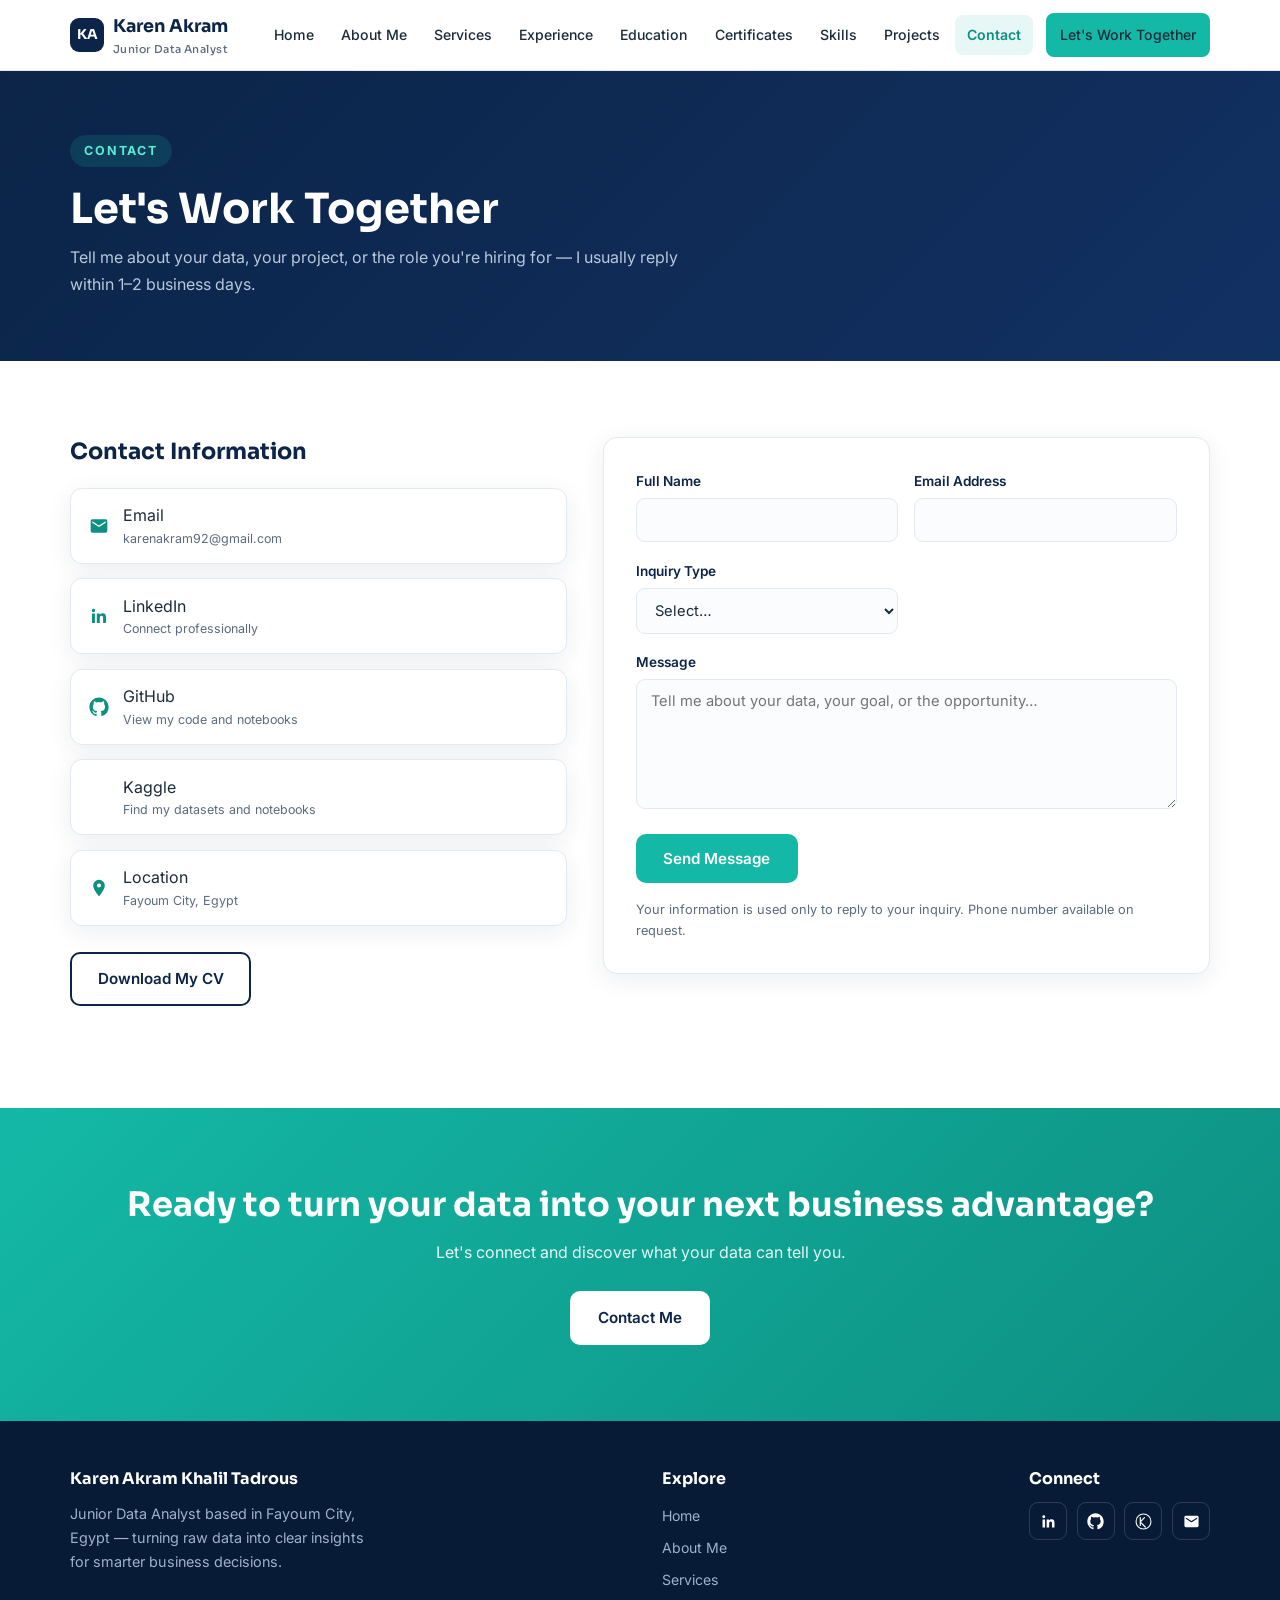
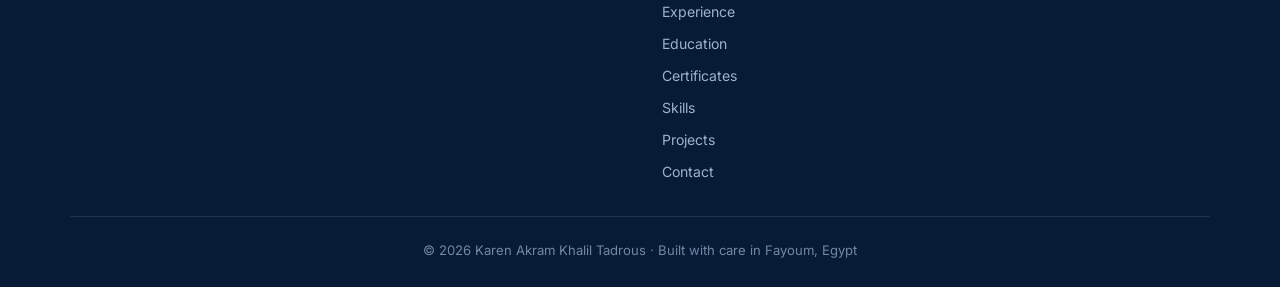
<file: contact.html>
<!DOCTYPE html>
<html lang="en">
<head>
<meta charset="UTF-8">
<meta name="viewport" content="width=device-width, initial-scale=1.0">
<title>Contact | Karen Akram — Junior Data Analyst</title>
<meta name="description" content="Contact Karen Akram for freelance data projects, junior data analyst roles, or collaborations. Based in Fayoum City, Egypt.">
<link rel="icon" href="data:image/svg+xml,%3Csvg xmlns='http://www.w3.org/2000/svg' viewBox='0 0 32 32'%3E%3Crect width='32' height='32' rx='8' fill='%230b2447'/%3E%3Ctext x='16' y='22' font-family='Arial' font-size='14' font-weight='bold' fill='%2314b8a6' text-anchor='middle'%3EKA%3C/text%3E%3C/svg%3E">
<link rel="preconnect" href="https://fonts.googleapis.com">
<link rel="preconnect" href="https://fonts.gstatic.com" crossorigin>
<link href="https://fonts.googleapis.com/css2?family=Inter:wght@400;500;600;700&family=Sora:wght@500;600;700&display=swap" rel="stylesheet">
<link rel="stylesheet" href="assets/css/style.css">
</head>
<body>
<header class="site-header">
  <div class="container nav-wrap">
    <a class="brand" href="index.html"><span class="brand-mark">KA</span><span>Karen Akram<small>Junior Data Analyst</small></span></a>
    <button class="menu-toggle" aria-label="Toggle navigation" aria-expanded="false"><span></span><span></span><span></span></button>
    <ul class="main-nav"><li><a href="index.html">Home</a></li><li><a href="about.html">About Me</a></li><li><a href="services.html">Services</a></li><li><a href="experience.html">Experience</a></li><li><a href="education.html">Education</a></li><li><a href="certificates.html">Certificates</a></li><li><a href="skills.html">Skills</a></li><li><a href="projects.html">Projects</a></li><li><a href="contact.html" class="active">Contact</a></li><li class="nav-cta"><a class="btn btn-primary btn-sm" href="contact.html">Let's Work Together</a></li></ul>
  </div>
</header>
<main>

<section class="page-hero"><div class="container reveal">
  <span class="eyebrow">Contact</span><h1>Let's Work Together</h1>
  <p>Tell me about your data, your project, or the role you're hiring for — I usually reply within 1–2 business days.</p>
</div></section>
<section><div class="container contact-grid">
  <div class="reveal">
    <h2 class="section-title" style="font-size:1.4rem">Contact Information</h2>
    <ul class="contact-list">
      <li><a href="mailto:karenakram92@gmail.com"><svg viewBox="0 0 24 24" aria-hidden="true"><path d="M20 4H4a2 2 0 0 0-2 2v12a2 2 0 0 0 2 2h16a2 2 0 0 0 2-2V6a2 2 0 0 0-2-2zm0 4.24-7.44 4.65a1 1 0 0 1-1.12 0L4 8.24V6.4l8 5 8-5v1.84z"/></svg><span>Email<small>karenakram92@gmail.com</small></span></a></li>
      <li><a href="https://www.linkedin.com/in/karen-akram-ab1897384" target="_blank" rel="noopener"><svg viewBox="0 0 24 24" aria-hidden="true"><path d="M20.45 20.45h-3.55v-5.57c0-1.33-.03-3.04-1.85-3.04-1.85 0-2.14 1.45-2.14 2.94v5.67H9.36V9h3.41v1.56h.05c.47-.9 1.63-1.85 3.36-1.85 3.6 0 4.27 2.37 4.27 5.46v6.28zM5.34 7.43a2.06 2.06 0 1 1 0-4.12 2.06 2.06 0 0 1 0 4.12zM7.12 20.45H3.56V9h3.56v11.45z"/></svg><span>LinkedIn<small>Connect professionally</small></span></a></li>
      <li><a href="https://github.com/karenakram" target="_blank" rel="noopener"><svg viewBox="0 0 24 24" aria-hidden="true"><path d="M12 .5C5.65.5.5 5.65.5 12c0 5.08 3.29 9.39 7.86 10.91.58.11.79-.25.79-.56 0-.27-.01-1.17-.02-2.12-3.2.7-3.88-1.36-3.88-1.36-.52-1.33-1.28-1.68-1.28-1.68-1.04-.71.08-.7.08-.7 1.15.08 1.76 1.18 1.76 1.18 1.03 1.76 2.69 1.25 3.35.96.1-.75.4-1.25.72-1.54-2.55-.29-5.24-1.28-5.24-5.68 0-1.26.45-2.28 1.18-3.09-.12-.29-.51-1.46.11-3.05 0 0 .96-.31 3.15 1.18a10.9 10.9 0 0 1 5.74 0c2.19-1.49 3.15-1.18 3.15-1.18.62 1.59.23 2.76.11 3.05.74.81 1.18 1.83 1.18 3.09 0 4.41-2.69 5.38-5.25 5.67.41.35.77 1.05.77 2.12 0 1.53-.01 2.76-.01 3.14 0 .31.21.67.8.56A10.52 10.52 0 0 0 23.5 12C23.5 5.65 18.35.5 12 .5z"/></svg><span>GitHub<small>View my code and notebooks</small></span></a></li>
      <li><a href="https://www.kaggle.com/karenakramkhalil" target="_blank" rel="noopener"><svg viewBox="0 0 24 24" aria-hidden="true"><circle cx="12" cy="12" r="10.5" fill="none" stroke="#fff" stroke-width="1.5"/><path d="M7.5 6.5v11M7.5 12.5l5.8-6M8.8 14l5.7 5.8" fill="none" stroke="#fff" stroke-width="1.7" stroke-linecap="round"/></svg><span>Kaggle<small>Find my datasets and notebooks</small></span></a></li>
      <li><a href="#"><svg viewBox="0 0 24 24" aria-hidden="true"><path d="M12 2a7 7 0 0 0-7 7c0 5.25 7 13 7 13s7-7.75 7-13a7 7 0 0 0-7-7zm0 9.5A2.5 2.5 0 1 1 12 6.5a2.5 2.5 0 0 1 0 5z"/></svg><span>Location<small>Fayoum City, Egypt</small></span></a></li>
    </ul>
    <div class="hero-actions" style="margin-top:1.6rem"><a class="btn btn-outline" href="assets/cv/Karen_Akram_CV.pdf" target="_blank" rel="noopener">Download My CV</a></div>
  </div>
  <div class="form-card reveal">
    <form id="contact-form" novalidate>
      <div class="form-row">
        <div class="field"><label for="name">Full Name</label><input type="text" id="name" name="name" autocomplete="name" required><span class="error"></span></div>
        <div class="field"><label for="email">Email Address</label><input type="email" id="email" name="email" autocomplete="email" required><span class="error"></span></div>
      </div>
      <div class="form-row">
        <div class="field"><label for="inquiry-type">Inquiry Type</label>
          <select id="inquiry-type" name="inquiry_type" required>
            <option value="">Select…</option>
            <option>Freelance Project</option><option>Job Opportunity</option>
            <option>Collaboration</option><option>Other</option>
          </select><span class="error"></span></div>
        <div class="field hidden" id="budget-field"><label for="budget">Budget Range <span class="opt">(optional)</span></label>
          <select id="budget" name="budget">
            <option value="">Prefer not to say</option><option>Under $100</option><option>$100 – $300</option>
            <option>$300 – $500</option><option>$500+</option>
          </select></div>
      </div>
      <div class="field"><label for="message">Message</label><textarea id="message" name="message" placeholder="Tell me about your data, your goal, or the opportunity…" required></textarea><span class="error"></span></div>
      <button class="btn btn-primary" type="submit">Send Message</button>
      <div id="form-status" class="form-status" role="status" aria-live="polite"></div>
      <p style="font-size:.8rem;color:var(--gray);margin-top:1rem">Your information is used only to reply to your inquiry. Phone number available on request.</p>
    </form>
  </div>
</div></section>

<section class="cta-band">
  <div class="container reveal">
    <h2>Ready to turn your data into your next business advantage?</h2>
    <p>Let's connect and discover what your data can tell you.</p>
    <a class="btn btn-light" href="contact.html">Contact Me</a>
  </div>
</section>
</main>
<footer class="site-footer">
  <div class="container">
    <div class="footer-grid">
      <div>
        <h4>Karen Akram Khalil Tadrous</h4>
        <p style="font-size:.9rem;max-width:300px">Junior Data Analyst based in Fayoum City, Egypt — turning raw data into clear insights for smarter business decisions.</p>
      </div>
      <div><h4>Explore</h4><ul class="footer-nav"><li><a href="index.html">Home</a></li><li><a href="about.html">About Me</a></li><li><a href="services.html">Services</a></li><li><a href="experience.html">Experience</a></li><li><a href="education.html">Education</a></li><li><a href="certificates.html">Certificates</a></li><li><a href="skills.html">Skills</a></li><li><a href="projects.html">Projects</a></li><li><a href="contact.html">Contact</a></li></ul></div>
      <div>
        <h4>Connect</h4>
        <ul class="footer-social">
          <li><a href="https://www.linkedin.com/in/karen-akram-ab1897384" target="_blank" rel="noopener" aria-label="LinkedIn"><svg viewBox="0 0 24 24" aria-hidden="true"><path d="M20.45 20.45h-3.55v-5.57c0-1.33-.03-3.04-1.85-3.04-1.85 0-2.14 1.45-2.14 2.94v5.67H9.36V9h3.41v1.56h.05c.47-.9 1.63-1.85 3.36-1.85 3.6 0 4.27 2.37 4.27 5.46v6.28zM5.34 7.43a2.06 2.06 0 1 1 0-4.12 2.06 2.06 0 0 1 0 4.12zM7.12 20.45H3.56V9h3.56v11.45z"/></svg></a></li>
          <li><a href="https://github.com/karenakram" target="_blank" rel="noopener" aria-label="GitHub"><svg viewBox="0 0 24 24" aria-hidden="true"><path d="M12 .5C5.65.5.5 5.65.5 12c0 5.08 3.29 9.39 7.86 10.91.58.11.79-.25.79-.56 0-.27-.01-1.17-.02-2.12-3.2.7-3.88-1.36-3.88-1.36-.52-1.33-1.28-1.68-1.28-1.68-1.04-.71.08-.7.08-.7 1.15.08 1.76 1.18 1.76 1.18 1.03 1.76 2.69 1.25 3.35.96.1-.75.4-1.25.72-1.54-2.55-.29-5.24-1.28-5.24-5.68 0-1.26.45-2.28 1.18-3.09-.12-.29-.51-1.46.11-3.05 0 0 .96-.31 3.15 1.18a10.9 10.9 0 0 1 5.74 0c2.19-1.49 3.15-1.18 3.15-1.18.62 1.59.23 2.76.11 3.05.74.81 1.18 1.83 1.18 3.09 0 4.41-2.69 5.38-5.25 5.67.41.35.77 1.05.77 2.12 0 1.53-.01 2.76-.01 3.14 0 .31.21.67.8.56A10.52 10.52 0 0 0 23.5 12C23.5 5.65 18.35.5 12 .5z"/></svg></a></li>
          <li><a href="https://www.kaggle.com/karenakramkhalil" target="_blank" rel="noopener" aria-label="Kaggle"><svg viewBox="0 0 24 24" aria-hidden="true"><circle cx="12" cy="12" r="10.5" fill="none" stroke="#fff" stroke-width="1.5"/><path d="M7.5 6.5v11M7.5 12.5l5.8-6M8.8 14l5.7 5.8" fill="none" stroke="#fff" stroke-width="1.7" stroke-linecap="round"/></svg></a></li>
          <li><a href="mailto:karenakram92@gmail.com" aria-label="Email"><svg viewBox="0 0 24 24" aria-hidden="true"><path d="M20 4H4a2 2 0 0 0-2 2v12a2 2 0 0 0 2 2h16a2 2 0 0 0 2-2V6a2 2 0 0 0-2-2zm0 4.24-7.44 4.65a1 1 0 0 1-1.12 0L4 8.24V6.4l8 5 8-5v1.84z"/></svg></a></li>
        </ul>
      </div>
    </div>
    <div class="footer-bottom">&copy; <span data-year>2026</span> Karen Akram Khalil Tadrous &middot; Built with care in Fayoum, Egypt</div>
  </div>
</footer>
<script src="assets/js/main.js"></script>
</body>
</html>
</file>
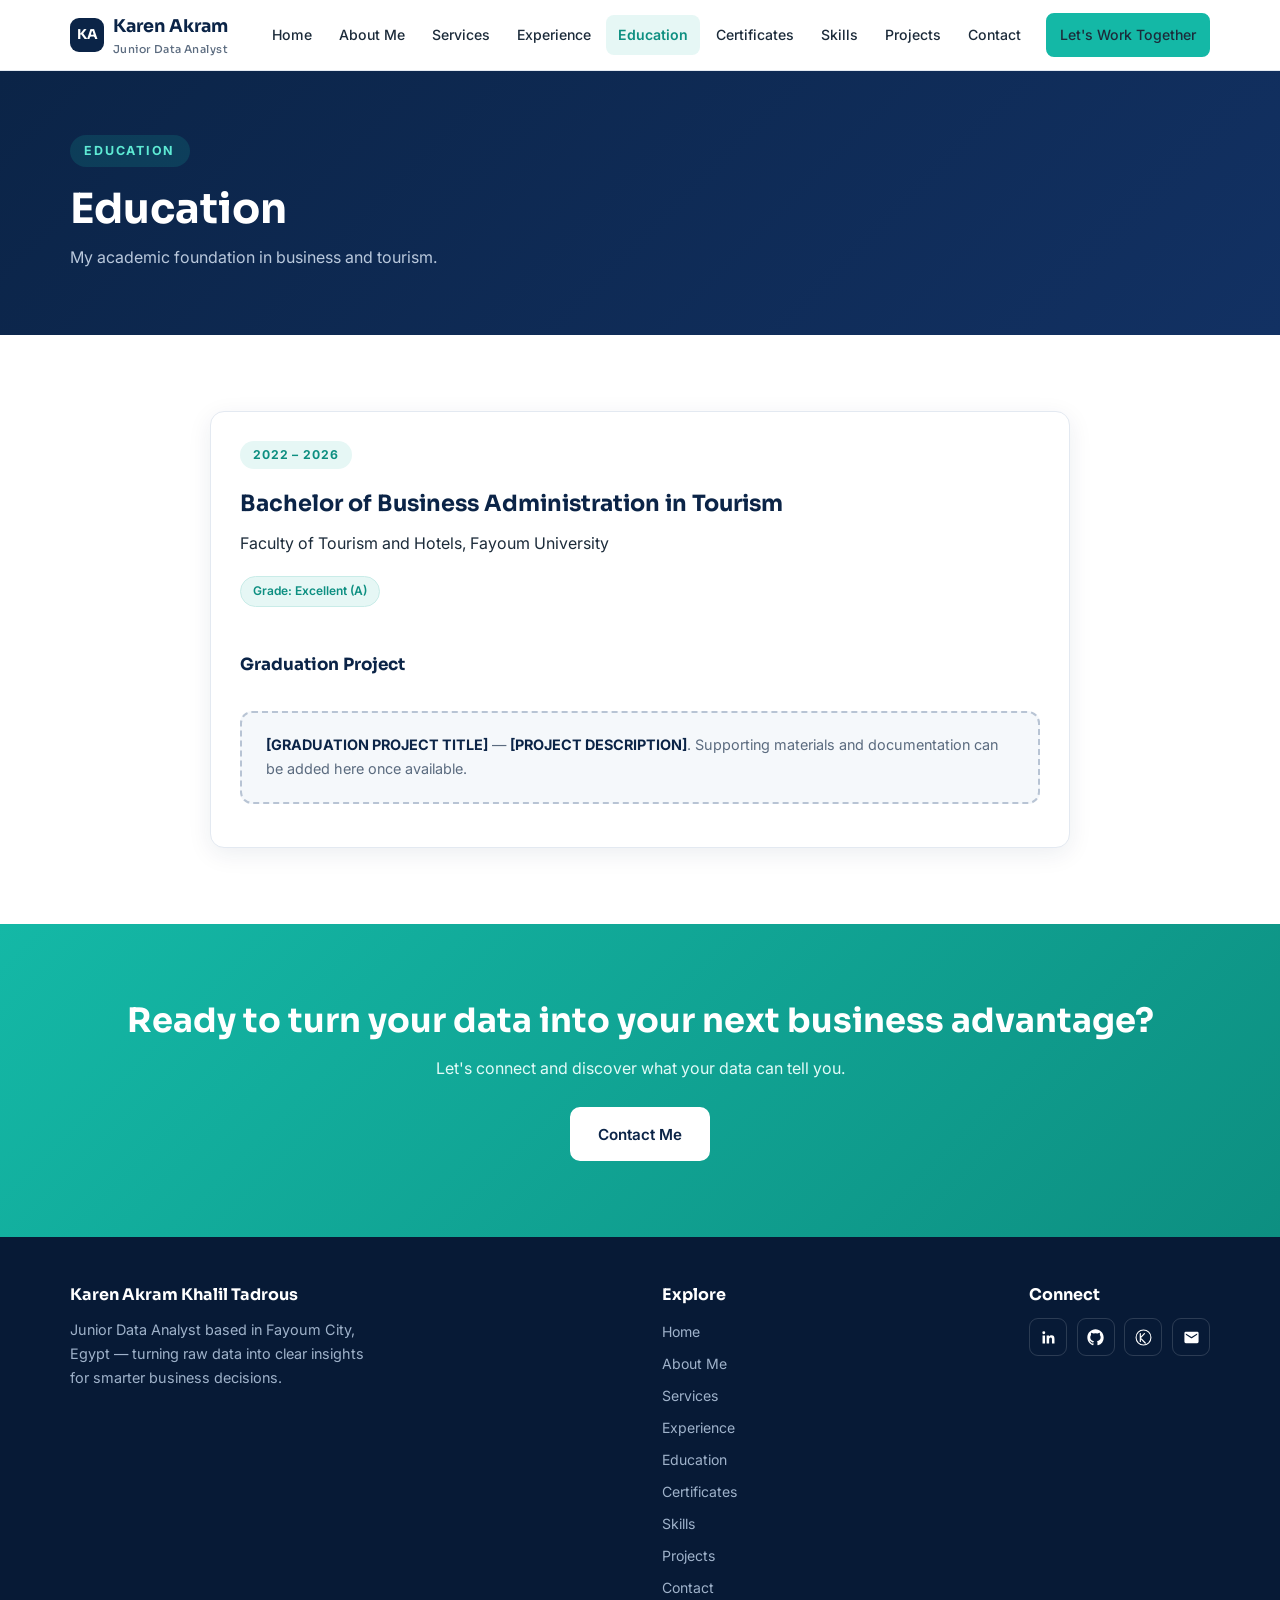
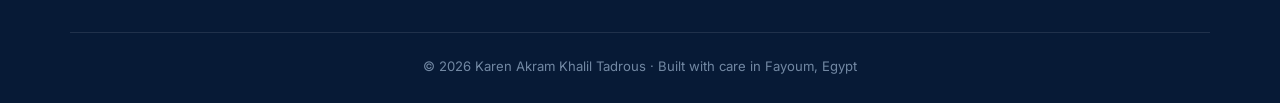
<file: education.html>
<!DOCTYPE html>
<html lang="en">
<head>
<meta charset="UTF-8">
<meta name="viewport" content="width=device-width, initial-scale=1.0">
<title>Education | Karen Akram — Junior Data Analyst</title>
<meta name="description" content="Bachelor of Business Administration in Tourism, Faculty of Tourism and Hotels, Fayoum University (2022–2026), Grade: Excellent (A).">
<link rel="icon" href="data:image/svg+xml,%3Csvg xmlns='http://www.w3.org/2000/svg' viewBox='0 0 32 32'%3E%3Crect width='32' height='32' rx='8' fill='%230b2447'/%3E%3Ctext x='16' y='22' font-family='Arial' font-size='14' font-weight='bold' fill='%2314b8a6' text-anchor='middle'%3EKA%3C/text%3E%3C/svg%3E">
<link rel="preconnect" href="https://fonts.googleapis.com">
<link rel="preconnect" href="https://fonts.gstatic.com" crossorigin>
<link href="https://fonts.googleapis.com/css2?family=Inter:wght@400;500;600;700&family=Sora:wght@500;600;700&display=swap" rel="stylesheet">
<link rel="stylesheet" href="assets/css/style.css">
</head>
<body>
<header class="site-header">
  <div class="container nav-wrap">
    <a class="brand" href="index.html"><span class="brand-mark">KA</span><span>Karen Akram<small>Junior Data Analyst</small></span></a>
    <button class="menu-toggle" aria-label="Toggle navigation" aria-expanded="false"><span></span><span></span><span></span></button>
    <ul class="main-nav"><li><a href="index.html">Home</a></li><li><a href="about.html">About Me</a></li><li><a href="services.html">Services</a></li><li><a href="experience.html">Experience</a></li><li><a href="education.html" class="active">Education</a></li><li><a href="certificates.html">Certificates</a></li><li><a href="skills.html">Skills</a></li><li><a href="projects.html">Projects</a></li><li><a href="contact.html">Contact</a></li><li class="nav-cta"><a class="btn btn-primary btn-sm" href="contact.html">Let's Work Together</a></li></ul>
  </div>
</header>
<main>

<section class="page-hero"><div class="container reveal">
  <span class="eyebrow">Education</span><h1>Education</h1>
  <p>My academic foundation in business and tourism.</p>
</div></section>
<section><div class="container" style="max-width:860px">
  <div class="card reveal" style="display:grid;gap:.8rem">
    <span class="t-date" style="justify-self:start">2022 – 2026</span>
    <h2 style="font-size:1.4rem">Bachelor of Business Administration in Tourism</h2>
    <div class="t-org">Faculty of Tourism and Hotels, Fayoum University</div>
    <div class="tag-row"><span class="tag">Grade: Excellent (A)</span></div>
    <h3 style="font-size:1.05rem;margin-top:1rem">Graduation Project</h3>
    <div class="placeholder-block"><strong>[GRADUATION PROJECT TITLE]</strong> — <strong>[PROJECT DESCRIPTION]</strong>. Supporting materials and documentation can be added here once available.</div>
  </div>
</div></section>

<section class="cta-band">
  <div class="container reveal">
    <h2>Ready to turn your data into your next business advantage?</h2>
    <p>Let's connect and discover what your data can tell you.</p>
    <a class="btn btn-light" href="contact.html">Contact Me</a>
  </div>
</section>
</main>
<footer class="site-footer">
  <div class="container">
    <div class="footer-grid">
      <div>
        <h4>Karen Akram Khalil Tadrous</h4>
        <p style="font-size:.9rem;max-width:300px">Junior Data Analyst based in Fayoum City, Egypt — turning raw data into clear insights for smarter business decisions.</p>
      </div>
      <div><h4>Explore</h4><ul class="footer-nav"><li><a href="index.html">Home</a></li><li><a href="about.html">About Me</a></li><li><a href="services.html">Services</a></li><li><a href="experience.html">Experience</a></li><li><a href="education.html">Education</a></li><li><a href="certificates.html">Certificates</a></li><li><a href="skills.html">Skills</a></li><li><a href="projects.html">Projects</a></li><li><a href="contact.html">Contact</a></li></ul></div>
      <div>
        <h4>Connect</h4>
        <ul class="footer-social">
          <li><a href="https://www.linkedin.com/in/karen-akram-ab1897384" target="_blank" rel="noopener" aria-label="LinkedIn"><svg viewBox="0 0 24 24" aria-hidden="true"><path d="M20.45 20.45h-3.55v-5.57c0-1.33-.03-3.04-1.85-3.04-1.85 0-2.14 1.45-2.14 2.94v5.67H9.36V9h3.41v1.56h.05c.47-.9 1.63-1.85 3.36-1.85 3.6 0 4.27 2.37 4.27 5.46v6.28zM5.34 7.43a2.06 2.06 0 1 1 0-4.12 2.06 2.06 0 0 1 0 4.12zM7.12 20.45H3.56V9h3.56v11.45z"/></svg></a></li>
          <li><a href="https://github.com/karenakram" target="_blank" rel="noopener" aria-label="GitHub"><svg viewBox="0 0 24 24" aria-hidden="true"><path d="M12 .5C5.65.5.5 5.65.5 12c0 5.08 3.29 9.39 7.86 10.91.58.11.79-.25.79-.56 0-.27-.01-1.17-.02-2.12-3.2.7-3.88-1.36-3.88-1.36-.52-1.33-1.28-1.68-1.28-1.68-1.04-.71.08-.7.08-.7 1.15.08 1.76 1.18 1.76 1.18 1.03 1.76 2.69 1.25 3.35.96.1-.75.4-1.25.72-1.54-2.55-.29-5.24-1.28-5.24-5.68 0-1.26.45-2.28 1.18-3.09-.12-.29-.51-1.46.11-3.05 0 0 .96-.31 3.15 1.18a10.9 10.9 0 0 1 5.74 0c2.19-1.49 3.15-1.18 3.15-1.18.62 1.59.23 2.76.11 3.05.74.81 1.18 1.83 1.18 3.09 0 4.41-2.69 5.38-5.25 5.67.41.35.77 1.05.77 2.12 0 1.53-.01 2.76-.01 3.14 0 .31.21.67.8.56A10.52 10.52 0 0 0 23.5 12C23.5 5.65 18.35.5 12 .5z"/></svg></a></li>
          <li><a href="https://www.kaggle.com/karenakramkhalil" target="_blank" rel="noopener" aria-label="Kaggle"><svg viewBox="0 0 24 24" aria-hidden="true"><circle cx="12" cy="12" r="10.5" fill="none" stroke="#fff" stroke-width="1.5"/><path d="M7.5 6.5v11M7.5 12.5l5.8-6M8.8 14l5.7 5.8" fill="none" stroke="#fff" stroke-width="1.7" stroke-linecap="round"/></svg></a></li>
          <li><a href="mailto:karenakram92@gmail.com" aria-label="Email"><svg viewBox="0 0 24 24" aria-hidden="true"><path d="M20 4H4a2 2 0 0 0-2 2v12a2 2 0 0 0 2 2h16a2 2 0 0 0 2-2V6a2 2 0 0 0-2-2zm0 4.24-7.44 4.65a1 1 0 0 1-1.12 0L4 8.24V6.4l8 5 8-5v1.84z"/></svg></a></li>
        </ul>
      </div>
    </div>
    <div class="footer-bottom">&copy; <span data-year>2026</span> Karen Akram Khalil Tadrous &middot; Built with care in Fayoum, Egypt</div>
  </div>
</footer>
<script src="assets/js/main.js"></script>
</body>
</html>
</file>
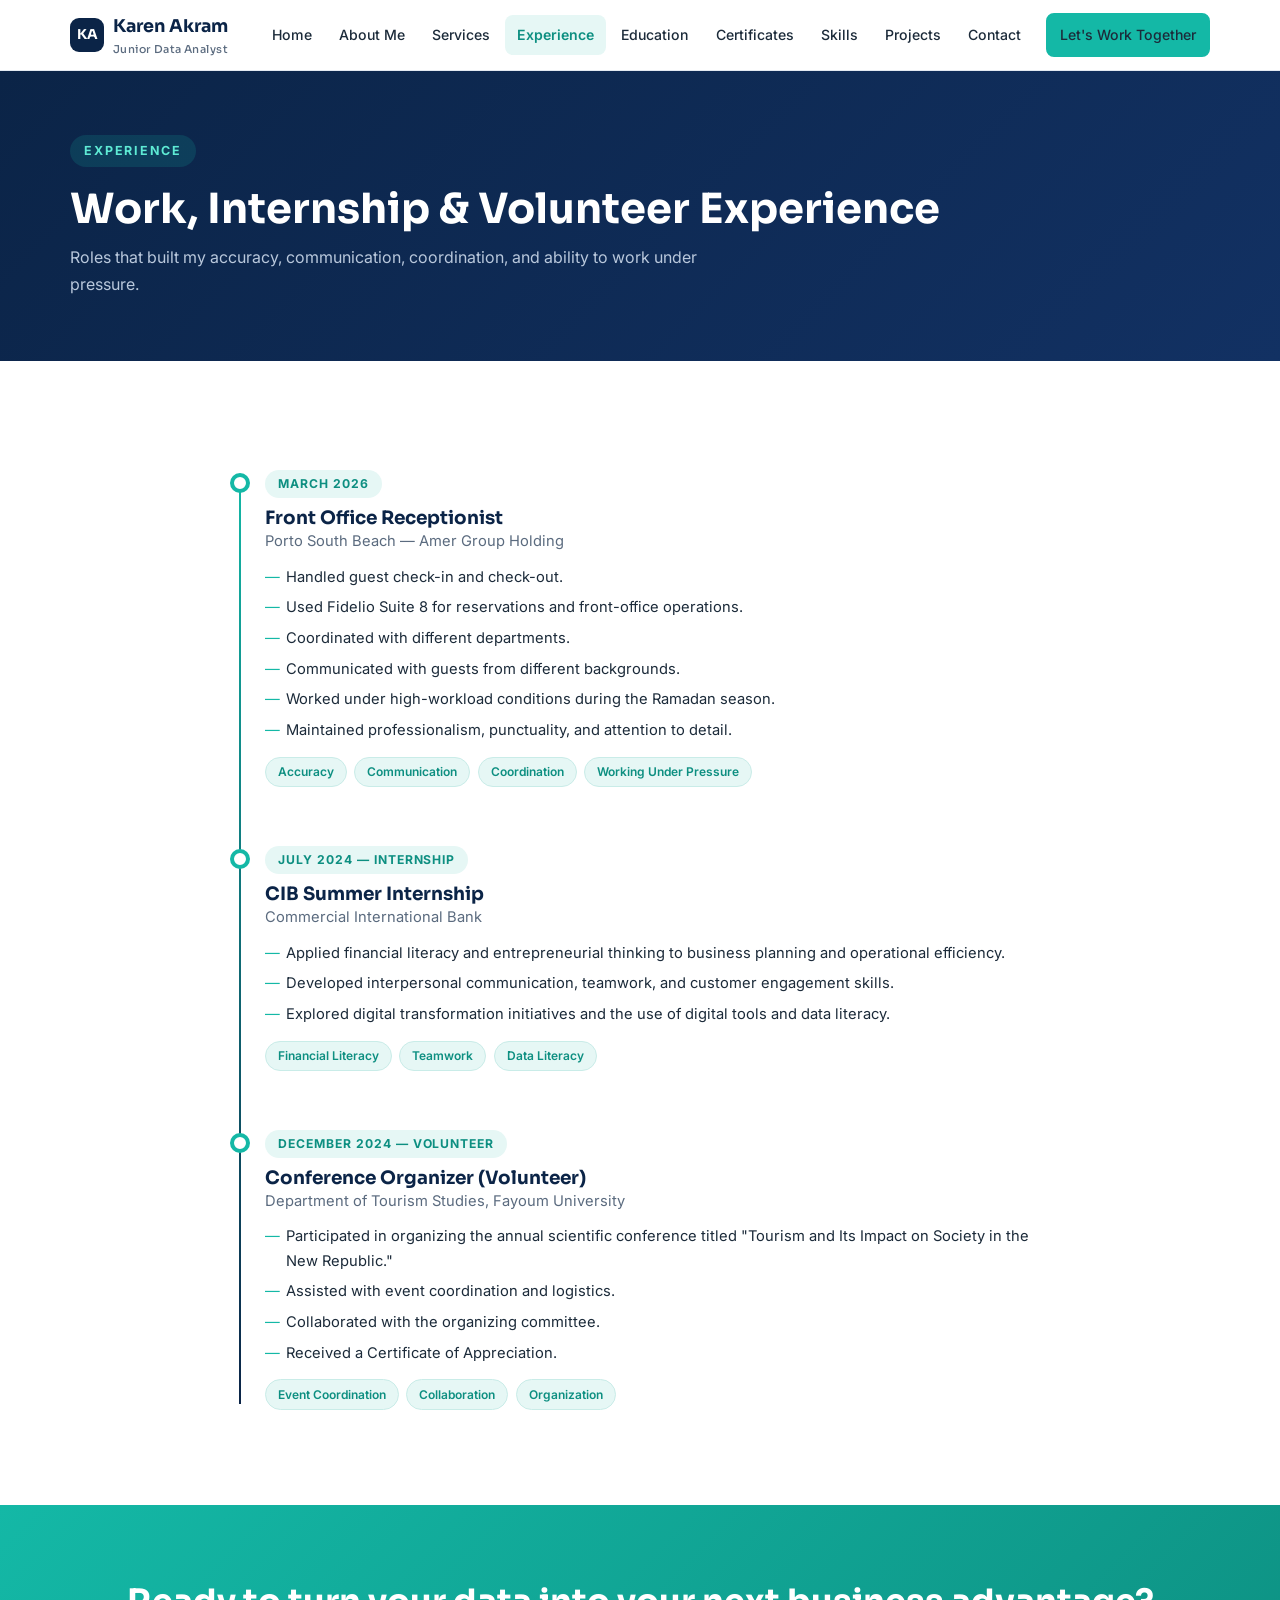
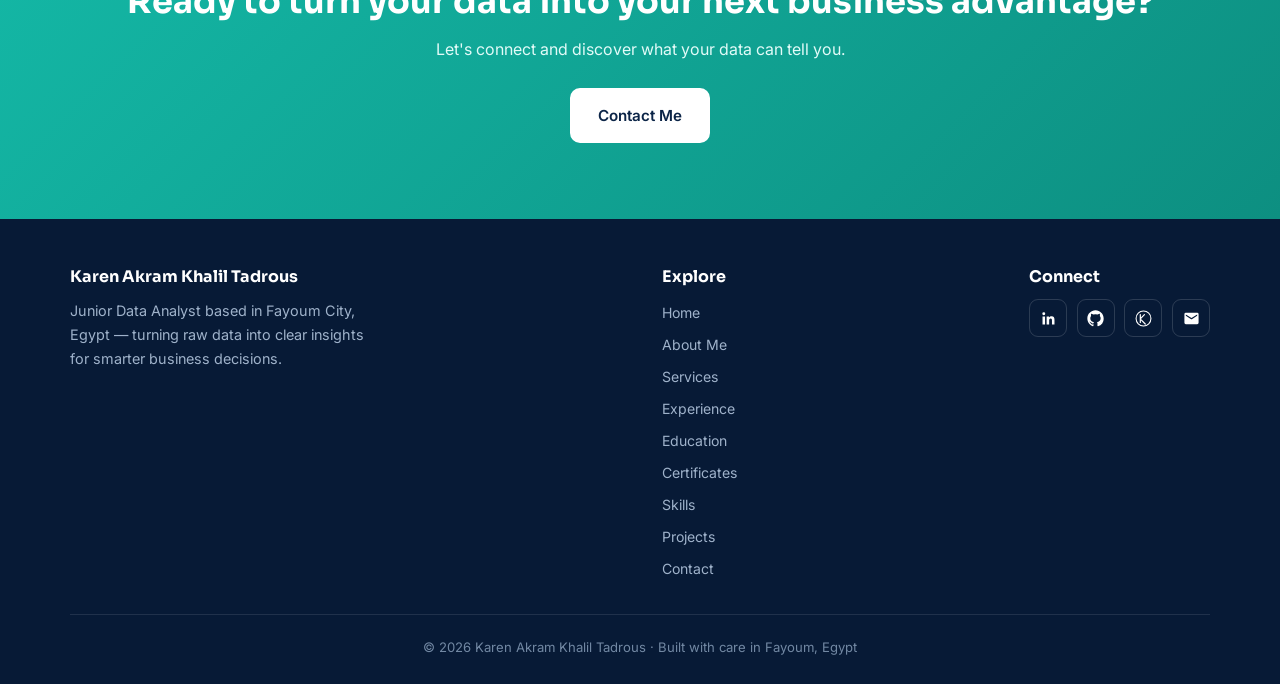
<file: experience.html>
<!DOCTYPE html>
<html lang="en">
<head>
<meta charset="UTF-8">
<meta name="viewport" content="width=device-width, initial-scale=1.0">
<title>Experience | Karen Akram — Junior Data Analyst</title>
<meta name="description" content="Front Office Receptionist at Porto South Beach, CIB summer internship, and volunteer conference organizing — transferable skills for data analysis.">
<link rel="icon" href="data:image/svg+xml,%3Csvg xmlns='http://www.w3.org/2000/svg' viewBox='0 0 32 32'%3E%3Crect width='32' height='32' rx='8' fill='%230b2447'/%3E%3Ctext x='16' y='22' font-family='Arial' font-size='14' font-weight='bold' fill='%2314b8a6' text-anchor='middle'%3EKA%3C/text%3E%3C/svg%3E">
<link rel="preconnect" href="https://fonts.googleapis.com">
<link rel="preconnect" href="https://fonts.gstatic.com" crossorigin>
<link href="https://fonts.googleapis.com/css2?family=Inter:wght@400;500;600;700&family=Sora:wght@500;600;700&display=swap" rel="stylesheet">
<link rel="stylesheet" href="assets/css/style.css">
</head>
<body>
<header class="site-header">
  <div class="container nav-wrap">
    <a class="brand" href="index.html"><span class="brand-mark">KA</span><span>Karen Akram<small>Junior Data Analyst</small></span></a>
    <button class="menu-toggle" aria-label="Toggle navigation" aria-expanded="false"><span></span><span></span><span></span></button>
    <ul class="main-nav"><li><a href="index.html">Home</a></li><li><a href="about.html">About Me</a></li><li><a href="services.html">Services</a></li><li><a href="experience.html" class="active">Experience</a></li><li><a href="education.html">Education</a></li><li><a href="certificates.html">Certificates</a></li><li><a href="skills.html">Skills</a></li><li><a href="projects.html">Projects</a></li><li><a href="contact.html">Contact</a></li><li class="nav-cta"><a class="btn btn-primary btn-sm" href="contact.html">Let's Work Together</a></li></ul>
  </div>
</header>
<main>

<section class="page-hero"><div class="container reveal">
  <span class="eyebrow">Experience</span>
  <h1>Work, Internship &amp; Volunteer Experience</h1>
  <p>Roles that built my accuracy, communication, coordination, and ability to work under pressure.</p>
</div></section>
<section><div class="container" style="max-width:820px">
  <div class="timeline">
    <div class="t-item reveal">
      <span class="t-dot"></span><span class="t-date">March 2026</span>
      <h3>Front Office Receptionist</h3>
      <div class="t-org">Porto South Beach — Amer Group Holding</div>
      <ul>
        <li>Handled guest check-in and check-out.</li>
        <li>Used Fidelio Suite 8 for reservations and front-office operations.</li>
        <li>Coordinated with different departments.</li>
        <li>Communicated with guests from different backgrounds.</li>
        <li>Worked under high-workload conditions during the Ramadan season.</li>
        <li>Maintained professionalism, punctuality, and attention to detail.</li>
      </ul>
      <div class="tag-row" style="margin-top:.9rem"><span class="tag">Accuracy</span><span class="tag">Communication</span><span class="tag">Coordination</span><span class="tag">Working Under Pressure</span></div>
    </div>
    <div class="t-item reveal">
      <span class="t-dot"></span><span class="t-date">July 2024 — Internship</span>
      <h3>CIB Summer Internship</h3>
      <div class="t-org">Commercial International Bank</div>
      <ul>
        <li>Applied financial literacy and entrepreneurial thinking to business planning and operational efficiency.</li>
        <li>Developed interpersonal communication, teamwork, and customer engagement skills.</li>
        <li>Explored digital transformation initiatives and the use of digital tools and data literacy.</li>
      </ul>
      <div class="tag-row" style="margin-top:.9rem"><span class="tag">Financial Literacy</span><span class="tag">Teamwork</span><span class="tag">Data Literacy</span></div>
    </div>
    <div class="t-item reveal">
      <span class="t-dot"></span><span class="t-date">December 2024 — Volunteer</span>
      <h3>Conference Organizer (Volunteer)</h3>
      <div class="t-org">Department of Tourism Studies, Fayoum University</div>
      <ul>
        <li>Participated in organizing the annual scientific conference titled "Tourism and Its Impact on Society in the New Republic."</li>
        <li>Assisted with event coordination and logistics.</li>
        <li>Collaborated with the organizing committee.</li>
        <li>Received a Certificate of Appreciation.</li>
      </ul>
      <div class="tag-row" style="margin-top:.9rem"><span class="tag">Event Coordination</span><span class="tag">Collaboration</span><span class="tag">Organization</span></div>
    </div>
  </div>
</div></section>

<section class="cta-band">
  <div class="container reveal">
    <h2>Ready to turn your data into your next business advantage?</h2>
    <p>Let's connect and discover what your data can tell you.</p>
    <a class="btn btn-light" href="contact.html">Contact Me</a>
  </div>
</section>
</main>
<footer class="site-footer">
  <div class="container">
    <div class="footer-grid">
      <div>
        <h4>Karen Akram Khalil Tadrous</h4>
        <p style="font-size:.9rem;max-width:300px">Junior Data Analyst based in Fayoum City, Egypt — turning raw data into clear insights for smarter business decisions.</p>
      </div>
      <div><h4>Explore</h4><ul class="footer-nav"><li><a href="index.html">Home</a></li><li><a href="about.html">About Me</a></li><li><a href="services.html">Services</a></li><li><a href="experience.html">Experience</a></li><li><a href="education.html">Education</a></li><li><a href="certificates.html">Certificates</a></li><li><a href="skills.html">Skills</a></li><li><a href="projects.html">Projects</a></li><li><a href="contact.html">Contact</a></li></ul></div>
      <div>
        <h4>Connect</h4>
        <ul class="footer-social">
          <li><a href="https://www.linkedin.com/in/karen-akram-ab1897384" target="_blank" rel="noopener" aria-label="LinkedIn"><svg viewBox="0 0 24 24" aria-hidden="true"><path d="M20.45 20.45h-3.55v-5.57c0-1.33-.03-3.04-1.85-3.04-1.85 0-2.14 1.45-2.14 2.94v5.67H9.36V9h3.41v1.56h.05c.47-.9 1.63-1.85 3.36-1.85 3.6 0 4.27 2.37 4.27 5.46v6.28zM5.34 7.43a2.06 2.06 0 1 1 0-4.12 2.06 2.06 0 0 1 0 4.12zM7.12 20.45H3.56V9h3.56v11.45z"/></svg></a></li>
          <li><a href="https://github.com/karenakram" target="_blank" rel="noopener" aria-label="GitHub"><svg viewBox="0 0 24 24" aria-hidden="true"><path d="M12 .5C5.65.5.5 5.65.5 12c0 5.08 3.29 9.39 7.86 10.91.58.11.79-.25.79-.56 0-.27-.01-1.17-.02-2.12-3.2.7-3.88-1.36-3.88-1.36-.52-1.33-1.28-1.68-1.28-1.68-1.04-.71.08-.7.08-.7 1.15.08 1.76 1.18 1.76 1.18 1.03 1.76 2.69 1.25 3.35.96.1-.75.4-1.25.72-1.54-2.55-.29-5.24-1.28-5.24-5.68 0-1.26.45-2.28 1.18-3.09-.12-.29-.51-1.46.11-3.05 0 0 .96-.31 3.15 1.18a10.9 10.9 0 0 1 5.74 0c2.19-1.49 3.15-1.18 3.15-1.18.62 1.59.23 2.76.11 3.05.74.81 1.18 1.83 1.18 3.09 0 4.41-2.69 5.38-5.25 5.67.41.35.77 1.05.77 2.12 0 1.53-.01 2.76-.01 3.14 0 .31.21.67.8.56A10.52 10.52 0 0 0 23.5 12C23.5 5.65 18.35.5 12 .5z"/></svg></a></li>
          <li><a href="https://www.kaggle.com/karenakramkhalil" target="_blank" rel="noopener" aria-label="Kaggle"><svg viewBox="0 0 24 24" aria-hidden="true"><circle cx="12" cy="12" r="10.5" fill="none" stroke="#fff" stroke-width="1.5"/><path d="M7.5 6.5v11M7.5 12.5l5.8-6M8.8 14l5.7 5.8" fill="none" stroke="#fff" stroke-width="1.7" stroke-linecap="round"/></svg></a></li>
          <li><a href="mailto:karenakram92@gmail.com" aria-label="Email"><svg viewBox="0 0 24 24" aria-hidden="true"><path d="M20 4H4a2 2 0 0 0-2 2v12a2 2 0 0 0 2 2h16a2 2 0 0 0 2-2V6a2 2 0 0 0-2-2zm0 4.24-7.44 4.65a1 1 0 0 1-1.12 0L4 8.24V6.4l8 5 8-5v1.84z"/></svg></a></li>
        </ul>
      </div>
    </div>
    <div class="footer-bottom">&copy; <span data-year>2026</span> Karen Akram Khalil Tadrous &middot; Built with care in Fayoum, Egypt</div>
  </div>
</footer>
<script src="assets/js/main.js"></script>
</body>
</html>
</file>
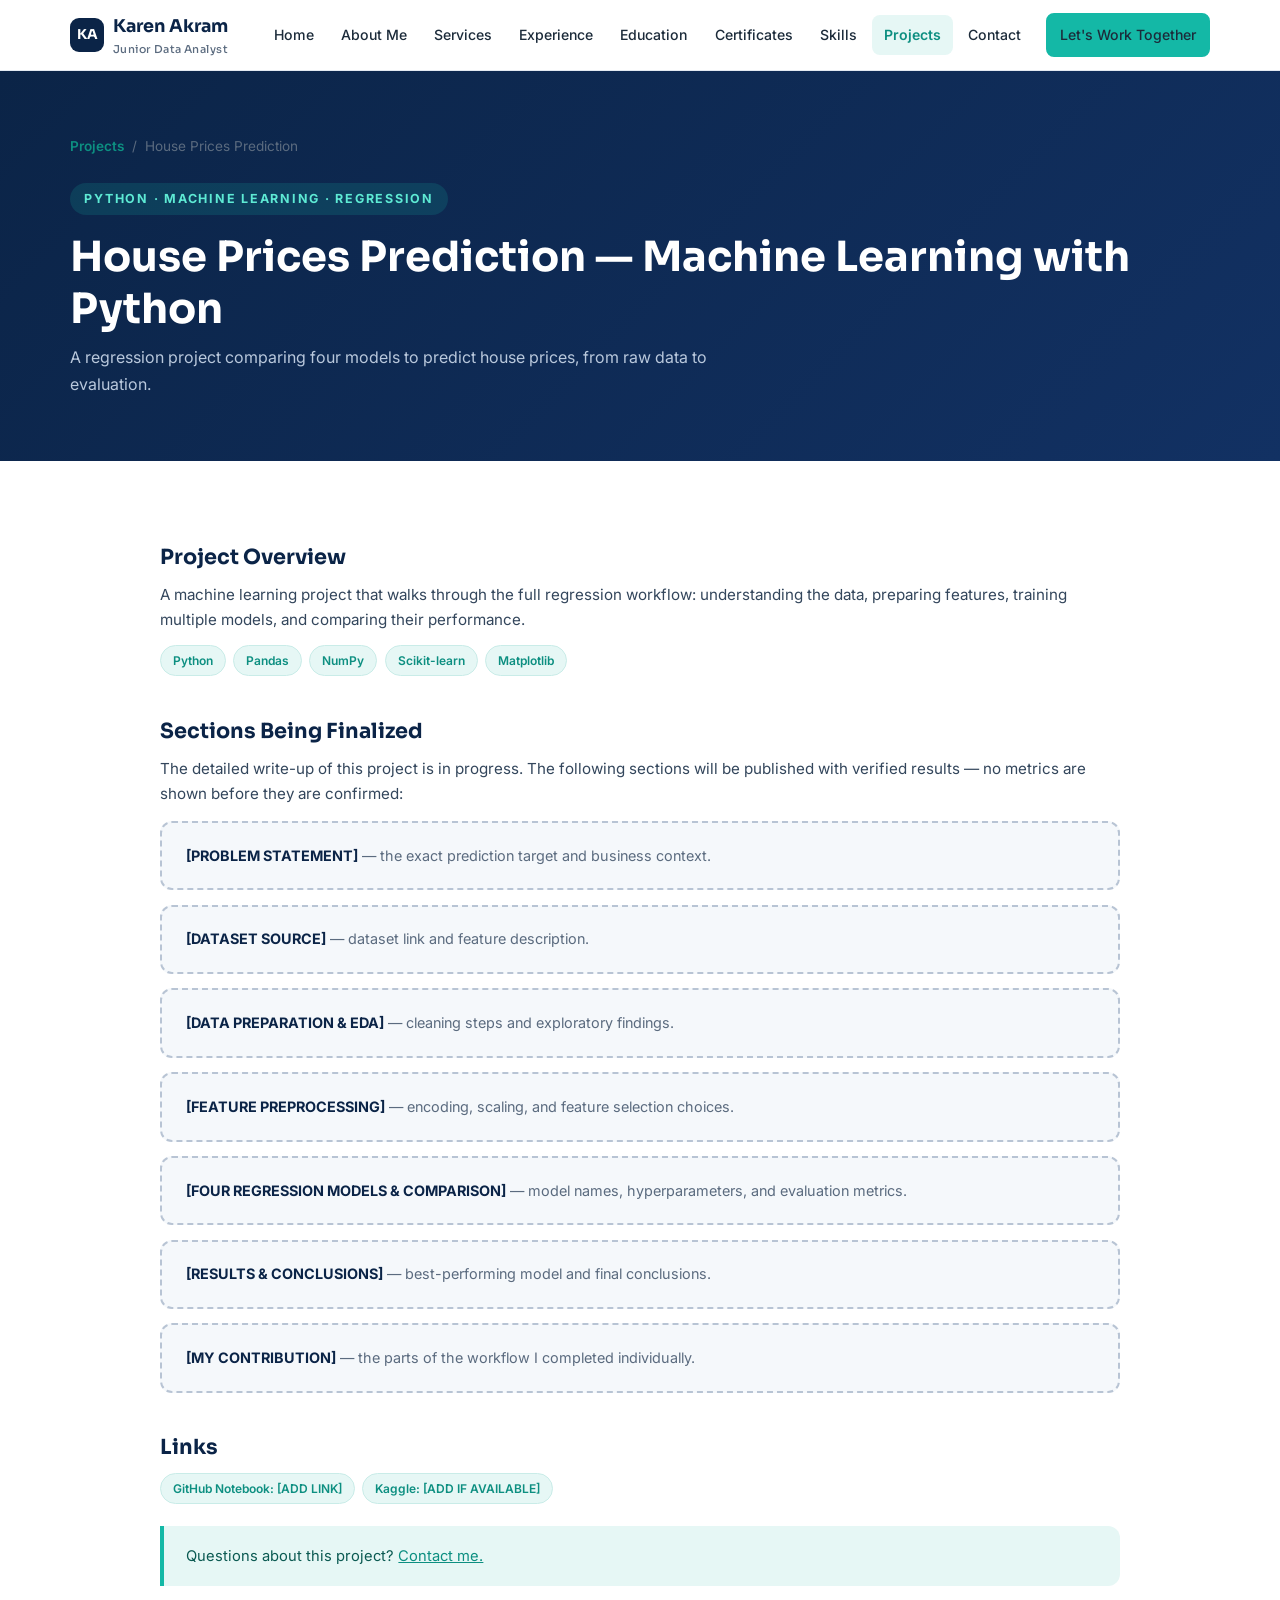
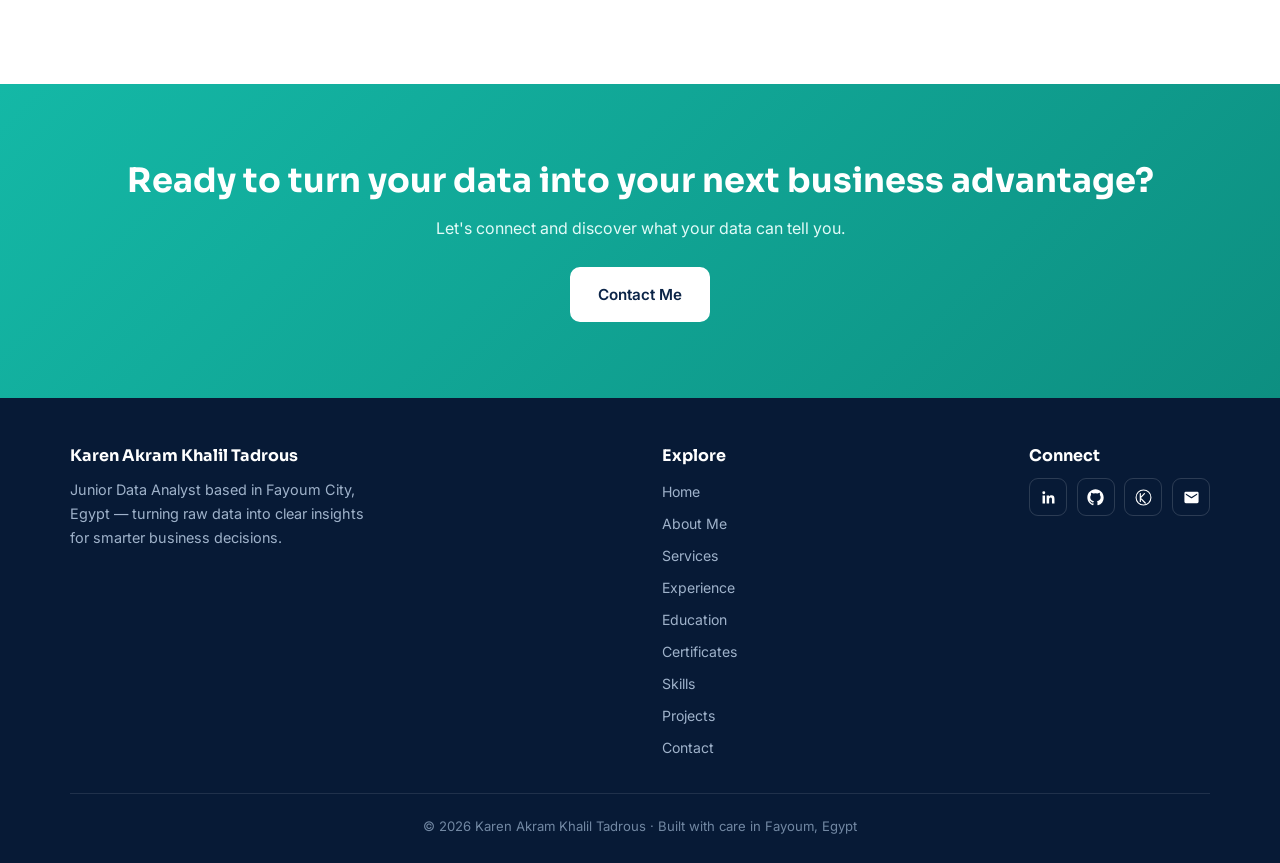
<file: house-prices.html>
<!DOCTYPE html>
<html lang="en">
<head>
<meta charset="UTF-8">
<meta name="viewport" content="width=device-width, initial-scale=1.0">
<title>House Prices Prediction with Python | Karen Akram</title>
<meta name="description" content="Machine learning regression project comparing four models for house price prediction, from preprocessing to evaluation.">
<link rel="icon" href="data:image/svg+xml,%3Csvg xmlns='http://www.w3.org/2000/svg' viewBox='0 0 32 32'%3E%3Crect width='32' height='32' rx='8' fill='%230b2447'/%3E%3Ctext x='16' y='22' font-family='Arial' font-size='14' font-weight='bold' fill='%2314b8a6' text-anchor='middle'%3EKA%3C/text%3E%3C/svg%3E">
<link rel="preconnect" href="https://fonts.googleapis.com">
<link rel="preconnect" href="https://fonts.gstatic.com" crossorigin>
<link href="https://fonts.googleapis.com/css2?family=Inter:wght@400;500;600;700&family=Sora:wght@500;600;700&display=swap" rel="stylesheet">
<link rel="stylesheet" href="../assets/css/style.css">
</head>
<body>
<header class="site-header">
  <div class="container nav-wrap">
    <a class="brand" href="../index.html"><span class="brand-mark">KA</span><span>Karen Akram<small>Junior Data Analyst</small></span></a>
    <button class="menu-toggle" aria-label="Toggle navigation" aria-expanded="false"><span></span><span></span><span></span></button>
    <ul class="main-nav"><li><a href="../index.html">Home</a></li><li><a href="../about.html">About Me</a></li><li><a href="../services.html">Services</a></li><li><a href="../experience.html">Experience</a></li><li><a href="../education.html">Education</a></li><li><a href="../certificates.html">Certificates</a></li><li><a href="../skills.html">Skills</a></li><li><a href="../projects.html" class="active">Projects</a></li><li><a href="../contact.html">Contact</a></li><li class="nav-cta"><a class="btn btn-primary btn-sm" href="../contact.html">Let's Work Together</a></li></ul>
  </div>
</header>
<main>

<section class="page-hero"><div class="container reveal">
  <nav class="breadcrumb" aria-label="Breadcrumb"><a href="../projects.html">Projects</a> &nbsp;/&nbsp; House Prices Prediction</nav>
  <span class="eyebrow">Python &middot; Machine Learning &middot; Regression</span>
  <h1>House Prices Prediction — Machine Learning with Python</h1>
  <p>A regression project comparing four models to predict house prices, from raw data to evaluation.</p>
</div></section>
<section><div class="container proj-section" style="max-width:960px">
  <h2>Project Overview</h2>
  <p>A machine learning project that walks through the full regression workflow: understanding the data, preparing features, training multiple models, and comparing their performance.</p>
  <div class="tag-row" style="margin:.8rem 0 0"><span class="tag">Python</span><span class="tag">Pandas</span><span class="tag">NumPy</span><span class="tag">Scikit-learn</span><span class="tag">Matplotlib</span></div>

  <h2>Sections Being Finalized</h2>
  <p>The detailed write-up of this project is in progress. The following sections will be published with verified results — no metrics are shown before they are confirmed:</p>
  <div class="placeholder-block"><strong>[PROBLEM STATEMENT]</strong> — the exact prediction target and business context.</div>
  <div class="placeholder-block"><strong>[DATASET SOURCE]</strong> — dataset link and feature description.</div>
  <div class="placeholder-block"><strong>[DATA PREPARATION &amp; EDA]</strong> — cleaning steps and exploratory findings.</div>
  <div class="placeholder-block"><strong>[FEATURE PREPROCESSING]</strong> — encoding, scaling, and feature selection choices.</div>
  <div class="placeholder-block"><strong>[FOUR REGRESSION MODELS &amp; COMPARISON]</strong> — model names, hyperparameters, and evaluation metrics.</div>
  <div class="placeholder-block"><strong>[RESULTS &amp; CONCLUSIONS]</strong> — best-performing model and final conclusions.</div>
  <div class="placeholder-block"><strong>[MY CONTRIBUTION]</strong> — the parts of the workflow I completed individually.</div>
  <h2>Links</h2>
  <div class="tag-row"><span class="tag">GitHub Notebook: [ADD LINK]</span><span class="tag">Kaggle: [ADD IF AVAILABLE]</span></div>
  <div class="callout">Questions about this project? <a href="../contact.html">Contact me.</a></div>
</div></section>

<section class="cta-band">
  <div class="container reveal">
    <h2>Ready to turn your data into your next business advantage?</h2>
    <p>Let's connect and discover what your data can tell you.</p>
    <a class="btn btn-light" href="../contact.html">Contact Me</a>
  </div>
</section>
</main>
<footer class="site-footer">
  <div class="container">
    <div class="footer-grid">
      <div>
        <h4>Karen Akram Khalil Tadrous</h4>
        <p style="font-size:.9rem;max-width:300px">Junior Data Analyst based in Fayoum City, Egypt — turning raw data into clear insights for smarter business decisions.</p>
      </div>
      <div><h4>Explore</h4><ul class="footer-nav"><li><a href="../index.html">Home</a></li><li><a href="../about.html">About Me</a></li><li><a href="../services.html">Services</a></li><li><a href="../experience.html">Experience</a></li><li><a href="../education.html">Education</a></li><li><a href="../certificates.html">Certificates</a></li><li><a href="../skills.html">Skills</a></li><li><a href="../projects.html">Projects</a></li><li><a href="../contact.html">Contact</a></li></ul></div>
      <div>
        <h4>Connect</h4>
        <ul class="footer-social">
          <li><a href="https://www.linkedin.com/in/karen-akram-ab1897384" target="_blank" rel="noopener" aria-label="LinkedIn"><svg viewBox="0 0 24 24" aria-hidden="true"><path d="M20.45 20.45h-3.55v-5.57c0-1.33-.03-3.04-1.85-3.04-1.85 0-2.14 1.45-2.14 2.94v5.67H9.36V9h3.41v1.56h.05c.47-.9 1.63-1.85 3.36-1.85 3.6 0 4.27 2.37 4.27 5.46v6.28zM5.34 7.43a2.06 2.06 0 1 1 0-4.12 2.06 2.06 0 0 1 0 4.12zM7.12 20.45H3.56V9h3.56v11.45z"/></svg></a></li>
          <li><a href="https://github.com/karenakram" target="_blank" rel="noopener" aria-label="GitHub"><svg viewBox="0 0 24 24" aria-hidden="true"><path d="M12 .5C5.65.5.5 5.65.5 12c0 5.08 3.29 9.39 7.86 10.91.58.11.79-.25.79-.56 0-.27-.01-1.17-.02-2.12-3.2.7-3.88-1.36-3.88-1.36-.52-1.33-1.28-1.68-1.28-1.68-1.04-.71.08-.7.08-.7 1.15.08 1.76 1.18 1.76 1.18 1.03 1.76 2.69 1.25 3.35.96.1-.75.4-1.25.72-1.54-2.55-.29-5.24-1.28-5.24-5.68 0-1.26.45-2.28 1.18-3.09-.12-.29-.51-1.46.11-3.05 0 0 .96-.31 3.15 1.18a10.9 10.9 0 0 1 5.74 0c2.19-1.49 3.15-1.18 3.15-1.18.62 1.59.23 2.76.11 3.05.74.81 1.18 1.83 1.18 3.09 0 4.41-2.69 5.38-5.25 5.67.41.35.77 1.05.77 2.12 0 1.53-.01 2.76-.01 3.14 0 .31.21.67.8.56A10.52 10.52 0 0 0 23.5 12C23.5 5.65 18.35.5 12 .5z"/></svg></a></li>
          <li><a href="https://www.kaggle.com/karenakramkhalil" target="_blank" rel="noopener" aria-label="Kaggle"><svg viewBox="0 0 24 24" aria-hidden="true"><circle cx="12" cy="12" r="10.5" fill="none" stroke="#fff" stroke-width="1.5"/><path d="M7.5 6.5v11M7.5 12.5l5.8-6M8.8 14l5.7 5.8" fill="none" stroke="#fff" stroke-width="1.7" stroke-linecap="round"/></svg></a></li>
          <li><a href="mailto:karenakram92@gmail.com" aria-label="Email"><svg viewBox="0 0 24 24" aria-hidden="true"><path d="M20 4H4a2 2 0 0 0-2 2v12a2 2 0 0 0 2 2h16a2 2 0 0 0 2-2V6a2 2 0 0 0-2-2zm0 4.24-7.44 4.65a1 1 0 0 1-1.12 0L4 8.24V6.4l8 5 8-5v1.84z"/></svg></a></li>
        </ul>
      </div>
    </div>
    <div class="footer-bottom">&copy; <span data-year>2026</span> Karen Akram Khalil Tadrous &middot; Built with care in Fayoum, Egypt</div>
  </div>
</footer>
<script src="../assets/js/main.js"></script>
</body>
</html>
</file>
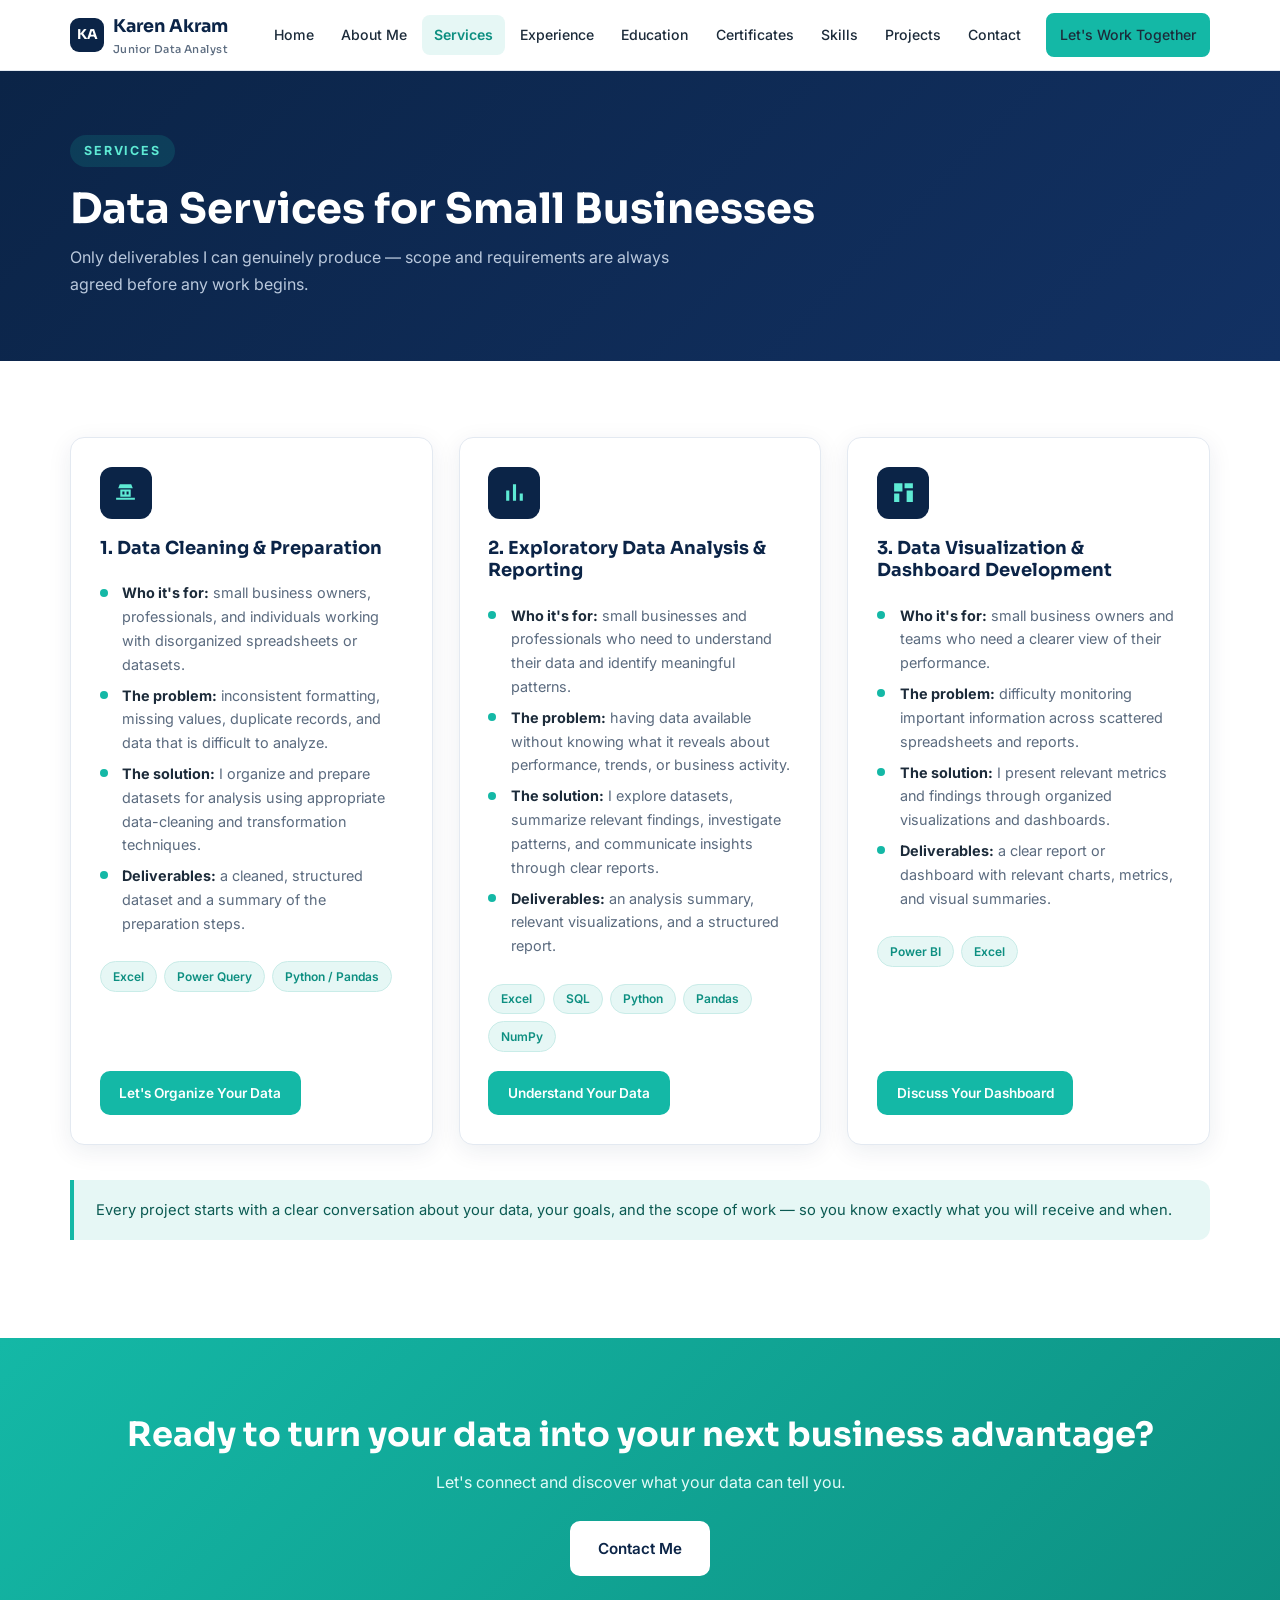
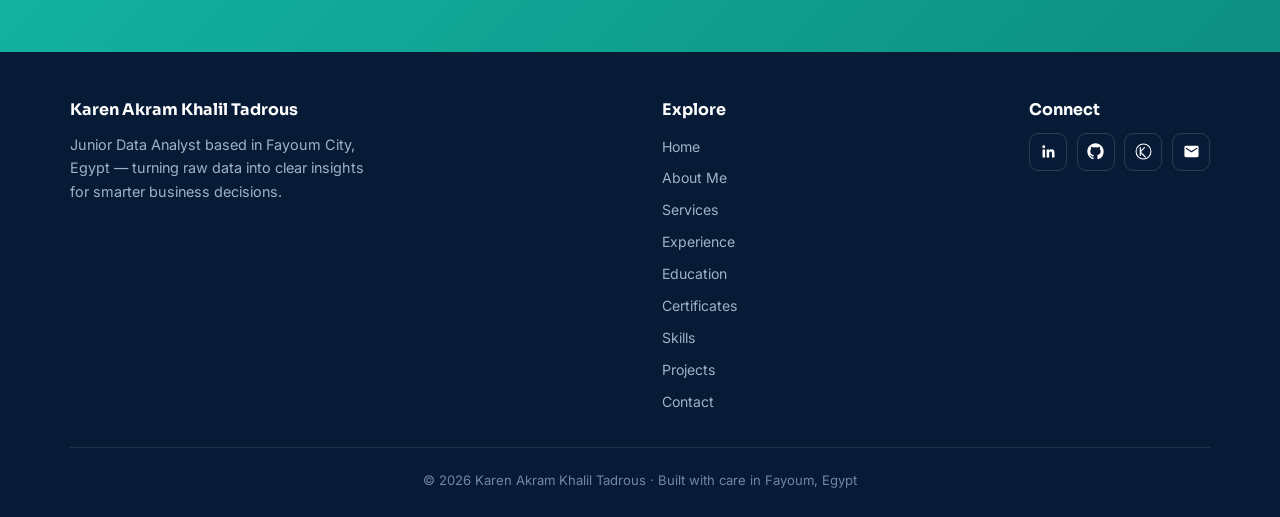
<file: services.html>
<!DOCTYPE html>
<html lang="en">
<head>
<meta charset="UTF-8">
<meta name="viewport" content="width=device-width, initial-scale=1.0">
<title>Services | Karen Akram — Junior Data Analyst</title>
<meta name="description" content="Data cleaning and preparation, exploratory data analysis and reporting, and Power BI dashboard development for small businesses.">
<link rel="icon" href="data:image/svg+xml,%3Csvg xmlns='http://www.w3.org/2000/svg' viewBox='0 0 32 32'%3E%3Crect width='32' height='32' rx='8' fill='%230b2447'/%3E%3Ctext x='16' y='22' font-family='Arial' font-size='14' font-weight='bold' fill='%2314b8a6' text-anchor='middle'%3EKA%3C/text%3E%3C/svg%3E">
<link rel="preconnect" href="https://fonts.googleapis.com">
<link rel="preconnect" href="https://fonts.gstatic.com" crossorigin>
<link href="https://fonts.googleapis.com/css2?family=Inter:wght@400;500;600;700&family=Sora:wght@500;600;700&display=swap" rel="stylesheet">
<link rel="stylesheet" href="assets/css/style.css">
</head>
<body>
<header class="site-header">
  <div class="container nav-wrap">
    <a class="brand" href="index.html"><span class="brand-mark">KA</span><span>Karen Akram<small>Junior Data Analyst</small></span></a>
    <button class="menu-toggle" aria-label="Toggle navigation" aria-expanded="false"><span></span><span></span><span></span></button>
    <ul class="main-nav"><li><a href="index.html">Home</a></li><li><a href="about.html">About Me</a></li><li><a href="services.html" class="active">Services</a></li><li><a href="experience.html">Experience</a></li><li><a href="education.html">Education</a></li><li><a href="certificates.html">Certificates</a></li><li><a href="skills.html">Skills</a></li><li><a href="projects.html">Projects</a></li><li><a href="contact.html">Contact</a></li><li class="nav-cta"><a class="btn btn-primary btn-sm" href="contact.html">Let's Work Together</a></li></ul>
  </div>
</header>
<main>

<section class="page-hero"><div class="container reveal">
  <span class="eyebrow">Services</span>
  <h1>Data Services for Small Businesses</h1>
  <p>Only deliverables I can genuinely produce — scope and requirements are always agreed before any work begins.</p>
</div></section>
<section><div class="container grid-3">
  <div class="card service-card reveal" id="cleaning">
    <div class="icon-badge"><svg viewBox="0 0 24 24" aria-hidden="true"><path d="M3 17h18v2H3v-2zM5 8l1.5-4h11L19 8H5zm2 1h10v7H7V9zm2 2v3h2v-3H9zm4 0v3h2v-3h-2z"/></svg></div><h3>1. Data Cleaning &amp; Preparation</h3>
    <ul>
      <li><strong>Who it's for:</strong> small business owners, professionals, and individuals working with disorganized spreadsheets or datasets.</li>
      <li><strong>The problem:</strong> inconsistent formatting, missing values, duplicate records, and data that is difficult to analyze.</li>
      <li><strong>The solution:</strong> I organize and prepare datasets for analysis using appropriate data-cleaning and transformation techniques.</li>
      <li><strong>Deliverables:</strong> a cleaned, structured dataset and a summary of the preparation steps.</li>
    </ul>
    <div class="tag-row"><span class="tag">Excel</span><span class="tag">Power Query</span><span class="tag">Python / Pandas</span></div>
    <a class="btn btn-primary btn-sm" href="contact.html">Let's Organize Your Data</a>
  </div>
  <div class="card service-card reveal" id="eda">
    <div class="icon-badge"><svg viewBox="0 0 24 24" aria-hidden="true"><path d="M4 20V10h3v10H4zm6.5 0V4h3v16h-3zM17 20v-7h3v7h-3z"/></svg></div><h3>2. Exploratory Data Analysis &amp; Reporting</h3>
    <ul>
      <li><strong>Who it's for:</strong> small businesses and professionals who need to understand their data and identify meaningful patterns.</li>
      <li><strong>The problem:</strong> having data available without knowing what it reveals about performance, trends, or business activity.</li>
      <li><strong>The solution:</strong> I explore datasets, summarize relevant findings, investigate patterns, and communicate insights through clear reports.</li>
      <li><strong>Deliverables:</strong> an analysis summary, relevant visualizations, and a structured report.</li>
    </ul>
    <div class="tag-row"><span class="tag">Excel</span><span class="tag">SQL</span><span class="tag">Python</span><span class="tag">Pandas</span><span class="tag">NumPy</span></div>
    <a class="btn btn-primary btn-sm" href="contact.html">Understand Your Data</a>
  </div>
  <div class="card service-card reveal" id="dashboards">
    <div class="icon-badge"><svg viewBox="0 0 24 24" aria-hidden="true"><path d="M3 3h8v8H3V3zm10 0h8v5h-8V3zM3 13h5v8H3v-8zm12-3h6v11h-6V10z"/></svg></div><h3>3. Data Visualization &amp; Dashboard Development</h3>
    <ul>
      <li><strong>Who it's for:</strong> small business owners and teams who need a clearer view of their performance.</li>
      <li><strong>The problem:</strong> difficulty monitoring important information across scattered spreadsheets and reports.</li>
      <li><strong>The solution:</strong> I present relevant metrics and findings through organized visualizations and dashboards.</li>
      <li><strong>Deliverables:</strong> a clear report or dashboard with relevant charts, metrics, and visual summaries.</li>
    </ul>
    <div class="tag-row"><span class="tag">Power BI</span><span class="tag">Excel</span></div>
    <a class="btn btn-primary btn-sm" href="contact.html">Discuss Your Dashboard</a>
  </div>
</div>
<div class="container"><div class="callout reveal" style="margin-top:2.2rem">Every project starts with a clear conversation about your data, your goals, and the scope of work — so you know exactly what you will receive and when.</div></div>
</section>

<section class="cta-band">
  <div class="container reveal">
    <h2>Ready to turn your data into your next business advantage?</h2>
    <p>Let's connect and discover what your data can tell you.</p>
    <a class="btn btn-light" href="contact.html">Contact Me</a>
  </div>
</section>
</main>
<footer class="site-footer">
  <div class="container">
    <div class="footer-grid">
      <div>
        <h4>Karen Akram Khalil Tadrous</h4>
        <p style="font-size:.9rem;max-width:300px">Junior Data Analyst based in Fayoum City, Egypt — turning raw data into clear insights for smarter business decisions.</p>
      </div>
      <div><h4>Explore</h4><ul class="footer-nav"><li><a href="index.html">Home</a></li><li><a href="about.html">About Me</a></li><li><a href="services.html">Services</a></li><li><a href="experience.html">Experience</a></li><li><a href="education.html">Education</a></li><li><a href="certificates.html">Certificates</a></li><li><a href="skills.html">Skills</a></li><li><a href="projects.html">Projects</a></li><li><a href="contact.html">Contact</a></li></ul></div>
      <div>
        <h4>Connect</h4>
        <ul class="footer-social">
          <li><a href="https://www.linkedin.com/in/karen-akram-ab1897384" target="_blank" rel="noopener" aria-label="LinkedIn"><svg viewBox="0 0 24 24" aria-hidden="true"><path d="M20.45 20.45h-3.55v-5.57c0-1.33-.03-3.04-1.85-3.04-1.85 0-2.14 1.45-2.14 2.94v5.67H9.36V9h3.41v1.56h.05c.47-.9 1.63-1.85 3.36-1.85 3.6 0 4.27 2.37 4.27 5.46v6.28zM5.34 7.43a2.06 2.06 0 1 1 0-4.12 2.06 2.06 0 0 1 0 4.12zM7.12 20.45H3.56V9h3.56v11.45z"/></svg></a></li>
          <li><a href="https://github.com/karenakram" target="_blank" rel="noopener" aria-label="GitHub"><svg viewBox="0 0 24 24" aria-hidden="true"><path d="M12 .5C5.65.5.5 5.65.5 12c0 5.08 3.29 9.39 7.86 10.91.58.11.79-.25.79-.56 0-.27-.01-1.17-.02-2.12-3.2.7-3.88-1.36-3.88-1.36-.52-1.33-1.28-1.68-1.28-1.68-1.04-.71.08-.7.08-.7 1.15.08 1.76 1.18 1.76 1.18 1.03 1.76 2.69 1.25 3.35.96.1-.75.4-1.25.72-1.54-2.55-.29-5.24-1.28-5.24-5.68 0-1.26.45-2.28 1.18-3.09-.12-.29-.51-1.46.11-3.05 0 0 .96-.31 3.15 1.18a10.9 10.9 0 0 1 5.74 0c2.19-1.49 3.15-1.18 3.15-1.18.62 1.59.23 2.76.11 3.05.74.81 1.18 1.83 1.18 3.09 0 4.41-2.69 5.38-5.25 5.67.41.35.77 1.05.77 2.12 0 1.53-.01 2.76-.01 3.14 0 .31.21.67.8.56A10.52 10.52 0 0 0 23.5 12C23.5 5.65 18.35.5 12 .5z"/></svg></a></li>
          <li><a href="https://www.kaggle.com/karenakramkhalil" target="_blank" rel="noopener" aria-label="Kaggle"><svg viewBox="0 0 24 24" aria-hidden="true"><circle cx="12" cy="12" r="10.5" fill="none" stroke="#fff" stroke-width="1.5"/><path d="M7.5 6.5v11M7.5 12.5l5.8-6M8.8 14l5.7 5.8" fill="none" stroke="#fff" stroke-width="1.7" stroke-linecap="round"/></svg></a></li>
          <li><a href="mailto:karenakram92@gmail.com" aria-label="Email"><svg viewBox="0 0 24 24" aria-hidden="true"><path d="M20 4H4a2 2 0 0 0-2 2v12a2 2 0 0 0 2 2h16a2 2 0 0 0 2-2V6a2 2 0 0 0-2-2zm0 4.24-7.44 4.65a1 1 0 0 1-1.12 0L4 8.24V6.4l8 5 8-5v1.84z"/></svg></a></li>
        </ul>
      </div>
    </div>
    <div class="footer-bottom">&copy; <span data-year>2026</span> Karen Akram Khalil Tadrous &middot; Built with care in Fayoum, Egypt</div>
  </div>
</footer>
<script src="assets/js/main.js"></script>
</body>
</html>
</file>
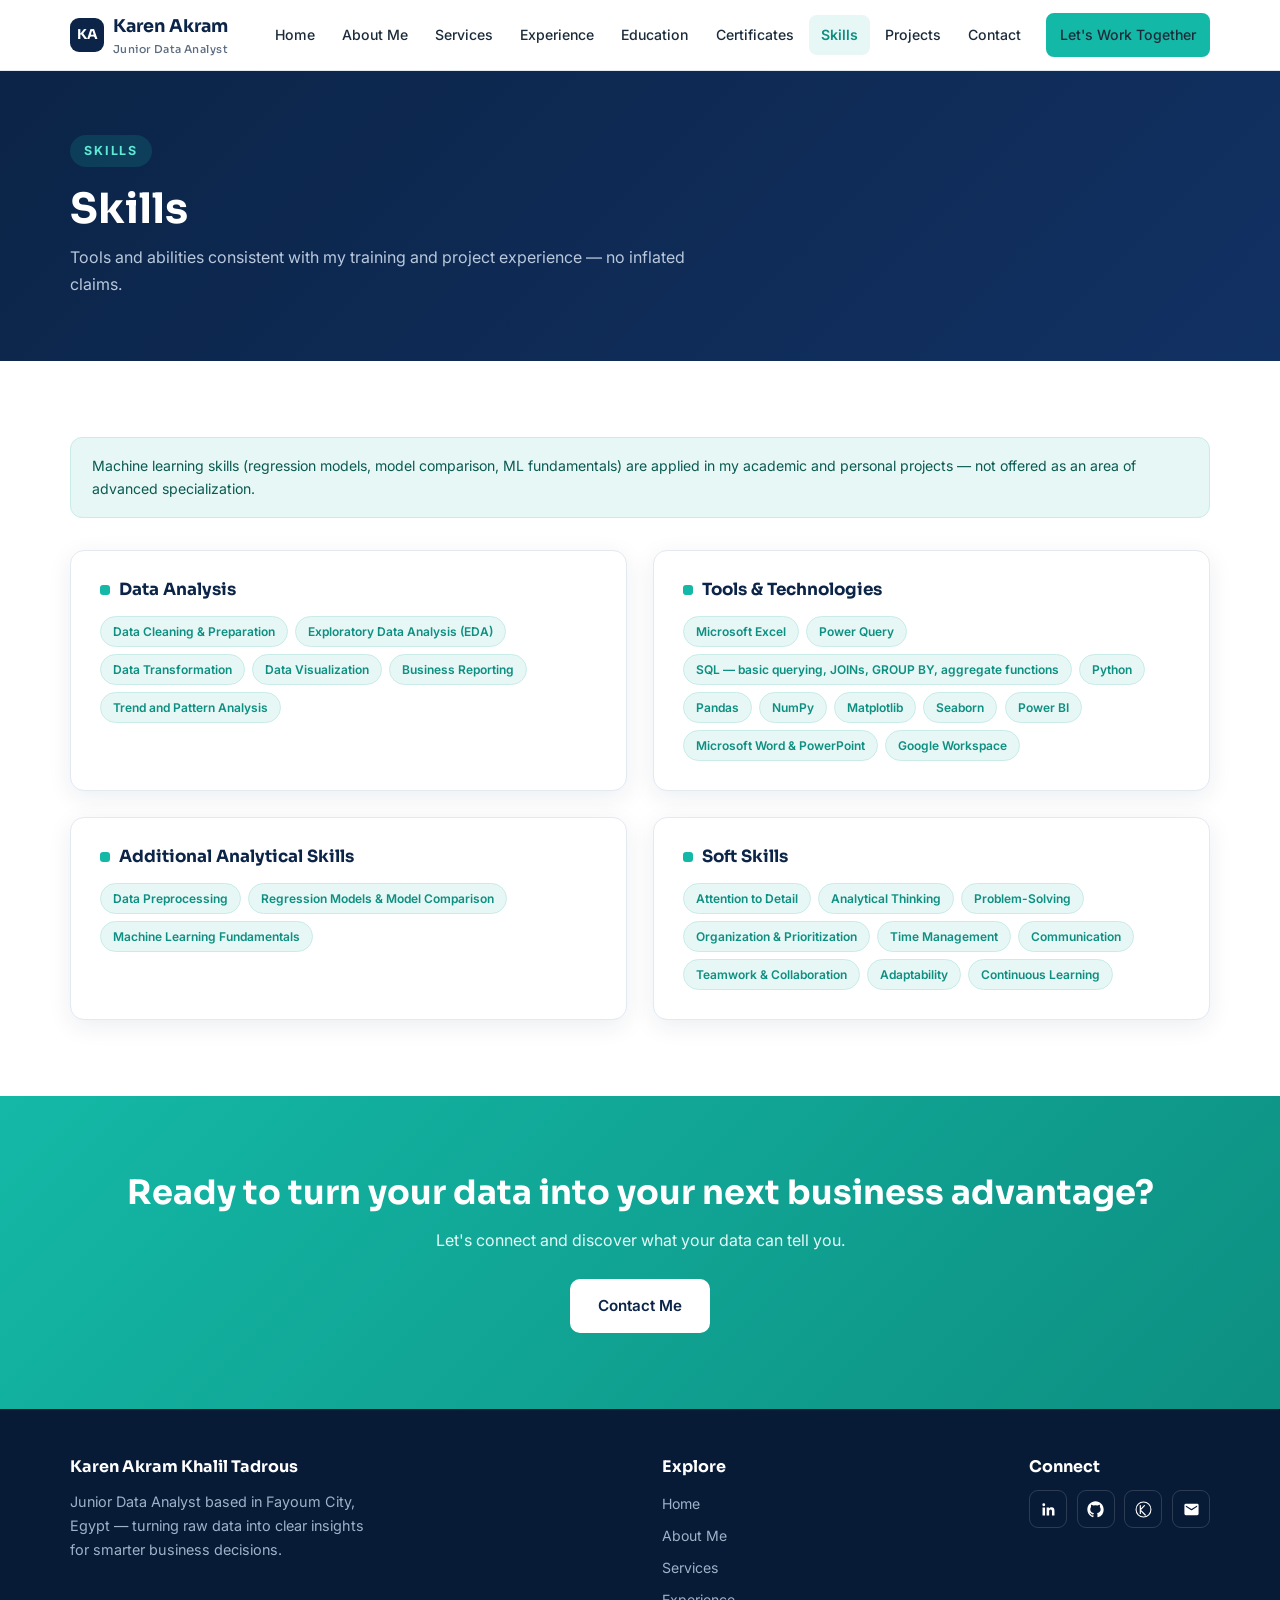
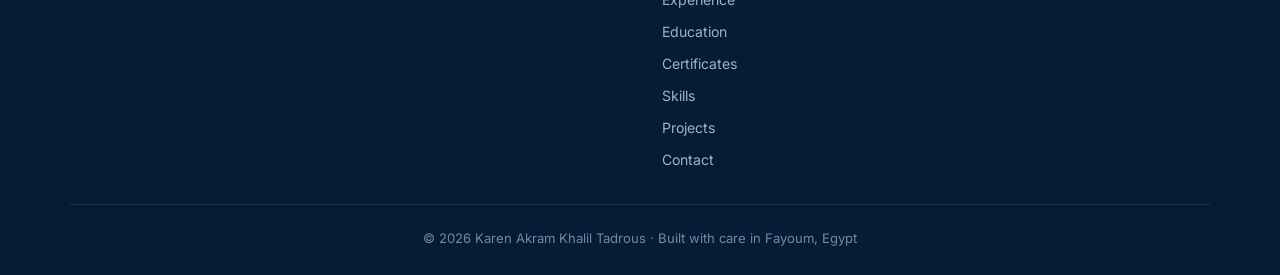
<file: skills.html>
<!DOCTYPE html>
<html lang="en">
<head>
<meta charset="UTF-8">
<meta name="viewport" content="width=device-width, initial-scale=1.0">
<title>Skills | Karen Akram — Junior Data Analyst</title>
<meta name="description" content="Data cleaning, EDA, SQL, Python, Pandas, Power BI, Excel, and business reporting skills of Karen Akram.">
<link rel="icon" href="data:image/svg+xml,%3Csvg xmlns='http://www.w3.org/2000/svg' viewBox='0 0 32 32'%3E%3Crect width='32' height='32' rx='8' fill='%230b2447'/%3E%3Ctext x='16' y='22' font-family='Arial' font-size='14' font-weight='bold' fill='%2314b8a6' text-anchor='middle'%3EKA%3C/text%3E%3C/svg%3E">
<link rel="preconnect" href="https://fonts.googleapis.com">
<link rel="preconnect" href="https://fonts.gstatic.com" crossorigin>
<link href="https://fonts.googleapis.com/css2?family=Inter:wght@400;500;600;700&family=Sora:wght@500;600;700&display=swap" rel="stylesheet">
<link rel="stylesheet" href="assets/css/style.css">
</head>
<body>
<header class="site-header">
  <div class="container nav-wrap">
    <a class="brand" href="index.html"><span class="brand-mark">KA</span><span>Karen Akram<small>Junior Data Analyst</small></span></a>
    <button class="menu-toggle" aria-label="Toggle navigation" aria-expanded="false"><span></span><span></span><span></span></button>
    <ul class="main-nav"><li><a href="index.html">Home</a></li><li><a href="about.html">About Me</a></li><li><a href="services.html">Services</a></li><li><a href="experience.html">Experience</a></li><li><a href="education.html">Education</a></li><li><a href="certificates.html">Certificates</a></li><li><a href="skills.html" class="active">Skills</a></li><li><a href="projects.html">Projects</a></li><li><a href="contact.html">Contact</a></li><li class="nav-cta"><a class="btn btn-primary btn-sm" href="contact.html">Let's Work Together</a></li></ul>
  </div>
</header>
<main>

<section class="page-hero"><div class="container reveal">
  <span class="eyebrow">Skills</span><h1>Skills</h1>
  <p>Tools and abilities consistent with my training and project experience — no inflated claims.</p>
</div></section>
<section><div class="container">
  <div class="note-box">Machine learning skills (regression models, model comparison, ML fundamentals) are applied in my academic and personal projects — not offered as an area of advanced specialization.</div>
  <div class="grid-2"><div class="card skill-group reveal"><h3>Data Analysis</h3><div class="tag-row" style="margin:0"><span class="tag">Data Cleaning & Preparation</span><span class="tag">Exploratory Data Analysis (EDA)</span><span class="tag">Data Transformation</span><span class="tag">Data Visualization</span><span class="tag">Business Reporting</span><span class="tag">Trend and Pattern Analysis</span></div></div><div class="card skill-group reveal"><h3>Tools & Technologies</h3><div class="tag-row" style="margin:0"><span class="tag">Microsoft Excel</span><span class="tag">Power Query</span><span class="tag">SQL — basic querying, JOINs, GROUP BY, aggregate functions</span><span class="tag">Python</span><span class="tag">Pandas</span><span class="tag">NumPy</span><span class="tag">Matplotlib</span><span class="tag">Seaborn</span><span class="tag">Power BI</span><span class="tag">Microsoft Word & PowerPoint</span><span class="tag">Google Workspace</span></div></div><div class="card skill-group reveal"><h3>Additional Analytical Skills</h3><div class="tag-row" style="margin:0"><span class="tag">Data Preprocessing</span><span class="tag">Regression Models & Model Comparison</span><span class="tag">Machine Learning Fundamentals</span></div></div><div class="card skill-group reveal"><h3>Soft Skills</h3><div class="tag-row" style="margin:0"><span class="tag">Attention to Detail</span><span class="tag">Analytical Thinking</span><span class="tag">Problem-Solving</span><span class="tag">Organization & Prioritization</span><span class="tag">Time Management</span><span class="tag">Communication</span><span class="tag">Teamwork & Collaboration</span><span class="tag">Adaptability</span><span class="tag">Continuous Learning</span></div></div></div>
</div></section>

<section class="cta-band">
  <div class="container reveal">
    <h2>Ready to turn your data into your next business advantage?</h2>
    <p>Let's connect and discover what your data can tell you.</p>
    <a class="btn btn-light" href="contact.html">Contact Me</a>
  </div>
</section>
</main>
<footer class="site-footer">
  <div class="container">
    <div class="footer-grid">
      <div>
        <h4>Karen Akram Khalil Tadrous</h4>
        <p style="font-size:.9rem;max-width:300px">Junior Data Analyst based in Fayoum City, Egypt — turning raw data into clear insights for smarter business decisions.</p>
      </div>
      <div><h4>Explore</h4><ul class="footer-nav"><li><a href="index.html">Home</a></li><li><a href="about.html">About Me</a></li><li><a href="services.html">Services</a></li><li><a href="experience.html">Experience</a></li><li><a href="education.html">Education</a></li><li><a href="certificates.html">Certificates</a></li><li><a href="skills.html">Skills</a></li><li><a href="projects.html">Projects</a></li><li><a href="contact.html">Contact</a></li></ul></div>
      <div>
        <h4>Connect</h4>
        <ul class="footer-social">
          <li><a href="https://www.linkedin.com/in/karen-akram-ab1897384" target="_blank" rel="noopener" aria-label="LinkedIn"><svg viewBox="0 0 24 24" aria-hidden="true"><path d="M20.45 20.45h-3.55v-5.57c0-1.33-.03-3.04-1.85-3.04-1.85 0-2.14 1.45-2.14 2.94v5.67H9.36V9h3.41v1.56h.05c.47-.9 1.63-1.85 3.36-1.85 3.6 0 4.27 2.37 4.27 5.46v6.28zM5.34 7.43a2.06 2.06 0 1 1 0-4.12 2.06 2.06 0 0 1 0 4.12zM7.12 20.45H3.56V9h3.56v11.45z"/></svg></a></li>
          <li><a href="https://github.com/karenakram" target="_blank" rel="noopener" aria-label="GitHub"><svg viewBox="0 0 24 24" aria-hidden="true"><path d="M12 .5C5.65.5.5 5.65.5 12c0 5.08 3.29 9.39 7.86 10.91.58.11.79-.25.79-.56 0-.27-.01-1.17-.02-2.12-3.2.7-3.88-1.36-3.88-1.36-.52-1.33-1.28-1.68-1.28-1.68-1.04-.71.08-.7.08-.7 1.15.08 1.76 1.18 1.76 1.18 1.03 1.76 2.69 1.25 3.35.96.1-.75.4-1.25.72-1.54-2.55-.29-5.24-1.28-5.24-5.68 0-1.26.45-2.28 1.18-3.09-.12-.29-.51-1.46.11-3.05 0 0 .96-.31 3.15 1.18a10.9 10.9 0 0 1 5.74 0c2.19-1.49 3.15-1.18 3.15-1.18.62 1.59.23 2.76.11 3.05.74.81 1.18 1.83 1.18 3.09 0 4.41-2.69 5.38-5.25 5.67.41.35.77 1.05.77 2.12 0 1.53-.01 2.76-.01 3.14 0 .31.21.67.8.56A10.52 10.52 0 0 0 23.5 12C23.5 5.65 18.35.5 12 .5z"/></svg></a></li>
          <li><a href="https://www.kaggle.com/karenakramkhalil" target="_blank" rel="noopener" aria-label="Kaggle"><svg viewBox="0 0 24 24" aria-hidden="true"><circle cx="12" cy="12" r="10.5" fill="none" stroke="#fff" stroke-width="1.5"/><path d="M7.5 6.5v11M7.5 12.5l5.8-6M8.8 14l5.7 5.8" fill="none" stroke="#fff" stroke-width="1.7" stroke-linecap="round"/></svg></a></li>
          <li><a href="mailto:karenakram92@gmail.com" aria-label="Email"><svg viewBox="0 0 24 24" aria-hidden="true"><path d="M20 4H4a2 2 0 0 0-2 2v12a2 2 0 0 0 2 2h16a2 2 0 0 0 2-2V6a2 2 0 0 0-2-2zm0 4.24-7.44 4.65a1 1 0 0 1-1.12 0L4 8.24V6.4l8 5 8-5v1.84z"/></svg></a></li>
        </ul>
      </div>
    </div>
    <div class="footer-bottom">&copy; <span data-year>2026</span> Karen Akram Khalil Tadrous &middot; Built with care in Fayoum, Egypt</div>
  </div>
</footer>
<script src="assets/js/main.js"></script>
</body>
</html>
</file>
<file: assets/css/style.css>
/* ============================================================
   Karen Akram — Junior Data Analyst Portfolio
   Palette: Navy #0b2447 | Teal #14b8a6 | White | Gray #5b6b7f
   ============================================================ */
:root{
  --navy:#0b2447; --navy-dark:#071a36; --navy-soft:#123163;
  --teal:#14b8a6; --teal-dark:#0d8f81; --teal-soft:#e6f7f5;
  --ink:#1c2b3a; --gray:#5b6b7f; --line:#e3e9f1; --bg:#ffffff; --bg-alt:#f5f8fb;
  --radius:14px; --shadow:0 6px 24px rgba(11,36,71,.08);
  --shadow-lg:0 14px 40px rgba(11,36,71,.14);
  --font-head:'Sora',system-ui,sans-serif; --font-body:'Inter',system-ui,sans-serif;
}
*{margin:0;padding:0;box-sizing:border-box}
html{scroll-behavior:smooth}
body{font-family:var(--font-body);color:var(--ink);background:var(--bg);line-height:1.65;-webkit-font-smoothing:antialiased}
img{max-width:100%;display:block}
a{color:var(--teal-dark)}
h1,h2,h3,h4{font-family:var(--font-head);color:var(--navy);line-height:1.25}
.container{width:min(1140px,92%);margin:0 auto}
section{padding:76px 0}
.section-alt{background:var(--bg-alt)}
.eyebrow{display:inline-block;font-size:.78rem;font-weight:700;letter-spacing:.14em;text-transform:uppercase;color:var(--teal-dark);background:var(--teal-soft);padding:.35rem .9rem;border-radius:999px;margin-bottom:1rem}
.section-title{font-size:clamp(1.6rem,3.2vw,2.3rem);margin-bottom:.6rem}
.section-lead{color:var(--gray);max-width:680px;margin-bottom:2.2rem}
.center{text-align:center}.center .section-lead{margin-left:auto;margin-right:auto}

/* ---------- Buttons ---------- */
.btn{display:inline-flex;align-items:center;gap:.5rem;font-weight:600;font-size:.95rem;padding:.8rem 1.6rem;border-radius:10px;border:2px solid transparent;cursor:pointer;text-decoration:none;transition:.25s;font-family:var(--font-body)}
.btn-primary{background:var(--teal);color:#fff;border-color:var(--teal)}
.btn-primary:hover{background:var(--teal-dark);border-color:var(--teal-dark);transform:translateY(-2px);box-shadow:0 8px 20px rgba(20,184,166,.35)}
.btn-outline{background:transparent;color:var(--navy);border-color:var(--navy)}
.btn-outline:hover{background:var(--navy);color:#fff;transform:translateY(-2px)}
.btn-light{background:#fff;color:var(--navy);border-color:#fff}
.btn-light:hover{background:var(--teal-soft);border-color:var(--teal-soft);transform:translateY(-2px)}
.btn-sm{padding:.55rem 1.1rem;font-size:.85rem}

/* ---------- Header / Nav ---------- */
.site-header{position:sticky;top:0;z-index:100;background:rgba(255,255,255,.92);backdrop-filter:blur(10px);border-bottom:1px solid var(--line)}
.nav-wrap{display:flex;align-items:center;justify-content:space-between;height:70px}
.brand{font-family:var(--font-head);font-weight:700;font-size:1.1rem;color:var(--navy);text-decoration:none;display:flex;align-items:center;gap:.55rem}
.brand-mark{width:34px;height:34px;border-radius:9px;background:var(--navy);color:#fff;display:grid;place-items:center;font-size:.85rem;font-weight:700}
.brand small{display:block;font-size:.68rem;color:var(--gray);font-weight:500;letter-spacing:.04em}
.main-nav{display:flex;align-items:center;gap:.2rem;list-style:none}
.main-nav a{display:block;padding:.5rem .75rem;font-size:.88rem;font-weight:500;color:var(--ink);text-decoration:none;border-radius:8px;transition:.2s}
.main-nav a:hover{color:var(--teal-dark);background:var(--teal-soft)}
.main-nav a.active{color:var(--teal-dark);background:var(--teal-soft);font-weight:600}
.nav-cta{margin-left:.6rem}
.menu-toggle{display:none;background:none;border:none;cursor:pointer;padding:.5rem}
.menu-toggle span{display:block;width:24px;height:2px;background:var(--navy);margin:5px 0;transition:.3s;border-radius:2px}

/* ---------- Hero ---------- */
.hero{background:linear-gradient(135deg,var(--navy) 0%,var(--navy-soft) 60%,#16508f 130%);color:#fff;padding:96px 0 90px;position:relative;overflow:hidden}
.hero::after{content:"";position:absolute;inset:0;background:radial-gradient(700px 400px at 85% 20%,rgba(20,184,166,.22),transparent 65%);pointer-events:none}
.hero-grid{display:grid;grid-template-columns:1.25fr .85fr;gap:56px;align-items:center;position:relative;z-index:1}
.hero .eyebrow{background:rgba(20,184,166,.16);color:#5eead4}
.hero h1{color:#fff;font-size:clamp(2rem,4.4vw,3.1rem);margin:.4rem 0 .2rem}
.hero .role{color:#5eead4;font-family:var(--font-head);font-weight:600;font-size:1.15rem;letter-spacing:.02em;margin-bottom:1.1rem}
.hero .headline{font-size:clamp(1.05rem,1.8vw,1.3rem);font-weight:500;color:#dbe7f5;margin-bottom:1rem;max-width:560px}
.hero p.intro{color:#b9c8dc;max-width:560px;margin-bottom:1.8rem}
.hero-actions{display:flex;gap:.9rem;flex-wrap:wrap;margin-bottom:1.6rem}
.hero-social{display:flex;gap:.7rem;list-style:none}
.hero-social a{width:42px;height:42px;border-radius:10px;border:1px solid rgba(255,255,255,.22);display:grid;place-items:center;transition:.25s}
.hero-social a:hover{background:var(--teal);border-color:var(--teal);transform:translateY(-3px)}
.hero-social svg{width:19px;height:19px;fill:#fff}
.photo-frame{background:rgba(255,255,255,.08);border:1px solid rgba(255,255,255,.18);border-radius:20px;padding:14px;box-shadow:var(--shadow-lg)}
.photo-frame img{border-radius:14px;width:100%;aspect-ratio:4/5;object-fit:cover;object-position:top}
.photo-caption{text-align:center;color:#9fb2ca;font-size:.8rem;padding-top:.7rem}

/* ---------- Cards & grids ---------- */
.grid-2{display:grid;grid-template-columns:repeat(2,1fr);gap:26px}
.grid-3{display:grid;grid-template-columns:repeat(3,1fr);gap:26px}
.grid-4{display:grid;grid-template-columns:repeat(4,1fr);gap:22px}
.card{background:#fff;border:1px solid var(--line);border-radius:var(--radius);padding:1.8rem;box-shadow:var(--shadow);transition:.3s;position:relative}
.card:hover{transform:translateY(-6px);box-shadow:var(--shadow-lg)}
.icon-badge{width:52px;height:52px;border-radius:12px;background:var(--navy);display:grid;place-items:center;margin-bottom:1.1rem}
.icon-badge svg{width:25px;height:25px;fill:#5eead4}
.card h3{font-size:1.12rem;margin-bottom:.5rem}
.card p{color:var(--gray);font-size:.93rem}

/* ---------- Services ---------- */
.service-card{display:flex;flex-direction:column}
.service-card ul{list-style:none;margin:.9rem 0 1.2rem;display:grid;gap:.45rem}
.service-card li{font-size:.9rem;color:var(--gray);padding-left:1.4rem;position:relative}
.service-card li::before{content:"";position:absolute;left:0;top:.5em;width:8px;height:8px;border-radius:50%;background:var(--teal)}
.service-card li strong{color:var(--ink)}
.tag-row{display:flex;flex-wrap:wrap;gap:.45rem;margin:.4rem 0 1.2rem}
.tag{font-size:.75rem;font-weight:600;background:var(--teal-soft);color:var(--teal-dark);padding:.28rem .75rem;border-radius:999px;border:1px solid #c9ece8}
.card .btn{margin-top:auto;align-self:flex-start}

/* ---------- USP band ---------- */
.usp{background:var(--navy);color:#fff;border-radius:22px;padding:clamp(2.2rem,5vw,4rem);position:relative;overflow:hidden}
.usp::before{content:"";position:absolute;inset:0;background:radial-gradient(600px 300px at 90% 100%,rgba(20,184,166,.28),transparent 60%)}
.usp h2{color:#fff;font-size:clamp(1.5rem,3vw,2.2rem);margin-bottom:1.2rem;position:relative}
.usp h2 em{color:#5eead4;font-style:normal}
.usp p{color:#c3d2e6;max-width:720px;margin-bottom:1rem;position:relative}
.usp .btn{margin-top:1rem;position:relative}

/* ---------- Timeline ---------- */
.timeline{position:relative;margin:2rem 0 0;padding-left:2.2rem}
.timeline::before{content:"";position:absolute;left:9px;top:6px;bottom:6px;width:2px;background:linear-gradient(var(--teal),var(--navy))}
.t-item{position:relative;padding-bottom:2.4rem}
.t-item:last-child{padding-bottom:0}
.t-dot{position:absolute;left:-2.2rem;top:4px;width:20px;height:20px;border-radius:50%;background:#fff;border:4px solid var(--teal)}
.t-date{display:inline-block;font-size:.76rem;font-weight:700;letter-spacing:.08em;text-transform:uppercase;color:var(--teal-dark);background:var(--teal-soft);padding:.25rem .8rem;border-radius:999px;margin-bottom:.5rem}
.t-item h3{font-size:1.15rem}
.t-item .t-org{color:var(--gray);font-size:.92rem;margin-bottom:.7rem}
.t-item ul{list-style:none;display:grid;gap:.4rem}
.t-item ul li{font-size:.92rem;color:var(--ink);padding-left:1.3rem;position:relative}
.t-item ul li::before{content:"—";position:absolute;left:0;color:var(--teal)}

/* ---------- Skills ---------- */
.skill-group h3{display:flex;align-items:center;gap:.6rem;font-size:1.05rem;margin-bottom:1rem}
.skill-group h3::before{content:"";width:10px;height:10px;border-radius:3px;background:var(--teal)}
.note-box{background:var(--teal-soft);border:1px solid #c9ece8;border-radius:12px;padding:1rem 1.3rem;font-size:.88rem;color:#0b5a52;margin-bottom:2rem}

/* ---------- Certificates ---------- */
.cert-card img,.cert-thumb{width:100%;aspect-ratio:16/9;object-fit:cover;border-radius:10px;border:1px solid var(--line)}
.cert-empty{aspect-ratio:16/9;border:2px dashed var(--line);border-radius:10px;display:flex;flex-direction:column;align-items:center;justify-content:center;gap:.5rem;color:var(--gray);font-size:.85rem;text-align:center;padding:1rem;background:var(--bg-alt)}
.cert-empty svg{width:34px;height:34px;stroke:var(--teal)}
.cert-meta{font-size:.85rem;color:var(--gray);margin:.8rem 0 .4rem;display:grid;gap:.2rem}
.cert-meta strong{color:var(--ink)}

/* ---------- Projects ---------- */
.project-card{overflow:hidden;display:flex;flex-direction:column;padding:0}
.project-card .thumb{aspect-ratio:16/9;overflow:hidden;background:var(--navy)}
.project-card .thumb img{width:100%;height:100%;object-fit:cover;object-position:top;transition:.4s}
.project-card:hover .thumb img{transform:scale(1.04)}
.project-body{padding:1.5rem;display:flex;flex-direction:column;flex:1}
.project-body h3{font-size:1.08rem;margin:.3rem 0 .5rem}
.project-body p{font-size:.9rem;color:var(--gray);margin-bottom:.9rem}
.project-body .btn{margin-top:auto;align-self:flex-start}
.breadcrumb{font-size:.85rem;color:var(--gray);margin-bottom:1.6rem}
.breadcrumb a{text-decoration:none;color:var(--teal-dark);font-weight:600}
.gallery{display:grid;grid-template-columns:repeat(2,1fr);gap:22px;margin:1.6rem 0}
.gallery figure{margin:0}
.gallery img{border-radius:12px;border:1px solid var(--line);box-shadow:var(--shadow);width:100%}
.gallery figcaption{font-size:.82rem;color:var(--gray);margin-top:.5rem;text-align:center}
.kpi-grid{display:grid;grid-template-columns:repeat(4,1fr);gap:16px;margin:1.6rem 0}
.kpi{background:#fff;border:1px solid var(--line);border-radius:12px;padding:1.1rem;text-align:center;box-shadow:var(--shadow)}
.kpi .k-val{font-family:var(--font-head);font-weight:700;font-size:1.35rem;color:var(--navy)}
.kpi .k-lab{font-size:.76rem;color:var(--gray);text-transform:uppercase;letter-spacing:.06em;margin-top:.2rem}
.placeholder-block{border:2px dashed #b8c4d4;background:var(--bg-alt);border-radius:12px;padding:1.3rem 1.5rem;color:var(--gray);font-size:.9rem;margin:.9rem 0}
.placeholder-block strong{color:var(--navy)}
.proj-section h2{font-size:1.3rem;margin:2.2rem 0 .8rem;padding-top:.4rem}
.proj-section h2:first-of-type{margin-top:0}
.proj-section p,.proj-section li{color:#33465c;font-size:.95rem}
.proj-section ul{padding-left:1.3rem;display:grid;gap:.35rem;margin:.6rem 0}
.callout{border-left:4px solid var(--teal);background:var(--teal-soft);border-radius:0 12px 12px 0;padding:1.1rem 1.4rem;font-size:.92rem;color:#0b5a52;margin:1.4rem 0}

/* ---------- Contact ---------- */
.contact-grid{display:grid;grid-template-columns:.9fr 1.1fr;gap:36px;align-items:start}
.contact-list{list-style:none;display:grid;gap:.9rem;margin-top:1.4rem}
.contact-list a{display:flex;align-items:center;gap:.9rem;text-decoration:none;color:var(--ink);background:#fff;border:1px solid var(--line);border-radius:12px;padding:.85rem 1.1rem;transition:.25s;box-shadow:var(--shadow)}
.contact-list a:hover{border-color:var(--teal);transform:translateX(4px)}
.contact-list svg{width:20px;height:20px;fill:var(--teal-dark);flex-shrink:0}
.contact-list span small{display:block;color:var(--gray);font-size:.78rem}
.form-card{background:#fff;border:1px solid var(--line);border-radius:var(--radius);padding:2rem;box-shadow:var(--shadow)}
.field{margin-bottom:1.1rem}
.field label{display:block;font-size:.85rem;font-weight:600;color:var(--navy);margin-bottom:.35rem}
.field label .opt{color:var(--gray);font-weight:400}
.field input,.field select,.field textarea{width:100%;padding:.75rem .9rem;border:1.5px solid var(--line);border-radius:9px;font-family:var(--font-body);font-size:.92rem;color:var(--ink);transition:.2s;background:#fbfcfe}
.field input:focus,.field select:focus,.field textarea:focus{outline:none;border-color:var(--teal);box-shadow:0 0 0 3px rgba(20,184,166,.15)}
.field textarea{min-height:130px;resize:vertical}
.field .error{display:none;color:#c0392b;font-size:.78rem;margin-top:.3rem}
.field.invalid input,.field.invalid select,.field.invalid textarea{border-color:#c0392b}
.field.invalid .error{display:block}
.form-status{display:none;border-radius:10px;padding:.9rem 1.1rem;font-size:.9rem;margin-top:1rem}
.form-status.ok{display:block;background:#e8f8f0;border:1px solid #9ad8b8;color:#1d6b45}
.form-status.info{display:block;background:#fff8e6;border:1px solid #ecd9a0;color:#7a5d10}
.form-status.err{display:block;background:#fdecea;border:1px solid #f0b9b3;color:#8f2d22}
.form-row{display:grid;grid-template-columns:1fr 1fr;gap:1rem}
.hidden{display:none!important}

/* ---------- Footer / CTA band ---------- */
.cta-band{background:linear-gradient(135deg,var(--teal) 0%,var(--teal-dark) 100%);color:#fff;text-align:center}
.cta-band h2{color:#fff;font-size:clamp(1.5rem,3vw,2.1rem);margin-bottom:.8rem}
.cta-band p{color:#e2fbf8;max-width:640px;margin:0 auto 1.6rem}
.site-footer{background:var(--navy-dark);color:#9fb2ca;padding:3rem 0 1.6rem}
.footer-grid{display:flex;flex-wrap:wrap;justify-content:space-between;gap:2rem;margin-bottom:2rem}
.footer-grid h4{color:#fff;font-size:1rem;margin-bottom:.8rem}
.footer-nav{list-style:none;display:grid;gap:.35rem}
.footer-nav a{color:#9fb2ca;text-decoration:none;font-size:.88rem;transition:.2s}
.footer-nav a:hover{color:#5eead4}
.footer-social{display:flex;gap:.6rem;list-style:none}
.footer-social a{width:38px;height:38px;border-radius:9px;border:1px solid rgba(255,255,255,.15);display:grid;place-items:center;transition:.25s}
.footer-social a:hover{background:var(--teal);border-color:var(--teal)}
.footer-social svg{width:17px;height:17px;fill:#fff}
.footer-bottom{border-top:1px solid rgba(255,255,255,.1);padding-top:1.4rem;font-size:.82rem;text-align:center;color:#7288a3}

/* ---------- Page hero ---------- */
.page-hero{background:linear-gradient(135deg,var(--navy),var(--navy-soft));color:#fff;padding:64px 0}
.page-hero h1{color:#fff;font-size:clamp(1.8rem,3.6vw,2.6rem)}
.page-hero p{color:#b9c8dc;max-width:640px;margin-top:.6rem}
.page-hero .eyebrow{background:rgba(20,184,166,.16);color:#5eead4}

/* ---------- Reveal animation ---------- */
.reveal{opacity:0;transform:translateY(24px);transition:opacity .7s ease,transform .7s ease}
.reveal.visible{opacity:1;transform:none}
@media (prefers-reduced-motion:reduce){
  .reveal{opacity:1;transform:none;transition:none}
  html{scroll-behavior:auto}
}

/* ---------- Responsive ---------- */
@media (max-width:960px){
  .hero-grid{grid-template-columns:1fr;gap:40px}
  .photo-frame{max-width:340px;margin:0 auto}
  .grid-4,.kpi-grid{grid-template-columns:repeat(2,1fr)}
  .grid-3{grid-template-columns:repeat(2,1fr)}
  .contact-grid{grid-template-columns:1fr}
}
@media (max-width:760px){
  section{padding:56px 0}
  .menu-toggle{display:block}
  .main-nav{position:fixed;inset:70px 0 auto 0;background:#fff;flex-direction:column;align-items:stretch;padding:1rem 4%;gap:.3rem;border-bottom:1px solid var(--line);box-shadow:var(--shadow-lg);transform:translateY(-130%);transition:.35s;z-index:99}
  .main-nav.open{transform:translateY(0)}
  .main-nav a{padding:.8rem 1rem;font-size:1rem}
  .nav-cta{margin:.4rem 0 0}
  .grid-2,.grid-3{grid-template-columns:1fr}
  .gallery{grid-template-columns:1fr}
  .form-row{grid-template-columns:1fr}
  .hero{padding:64px 0}
}
@media (max-width:480px){
  .grid-4,.kpi-grid{grid-template-columns:repeat(2,1fr)}
}
</file>
